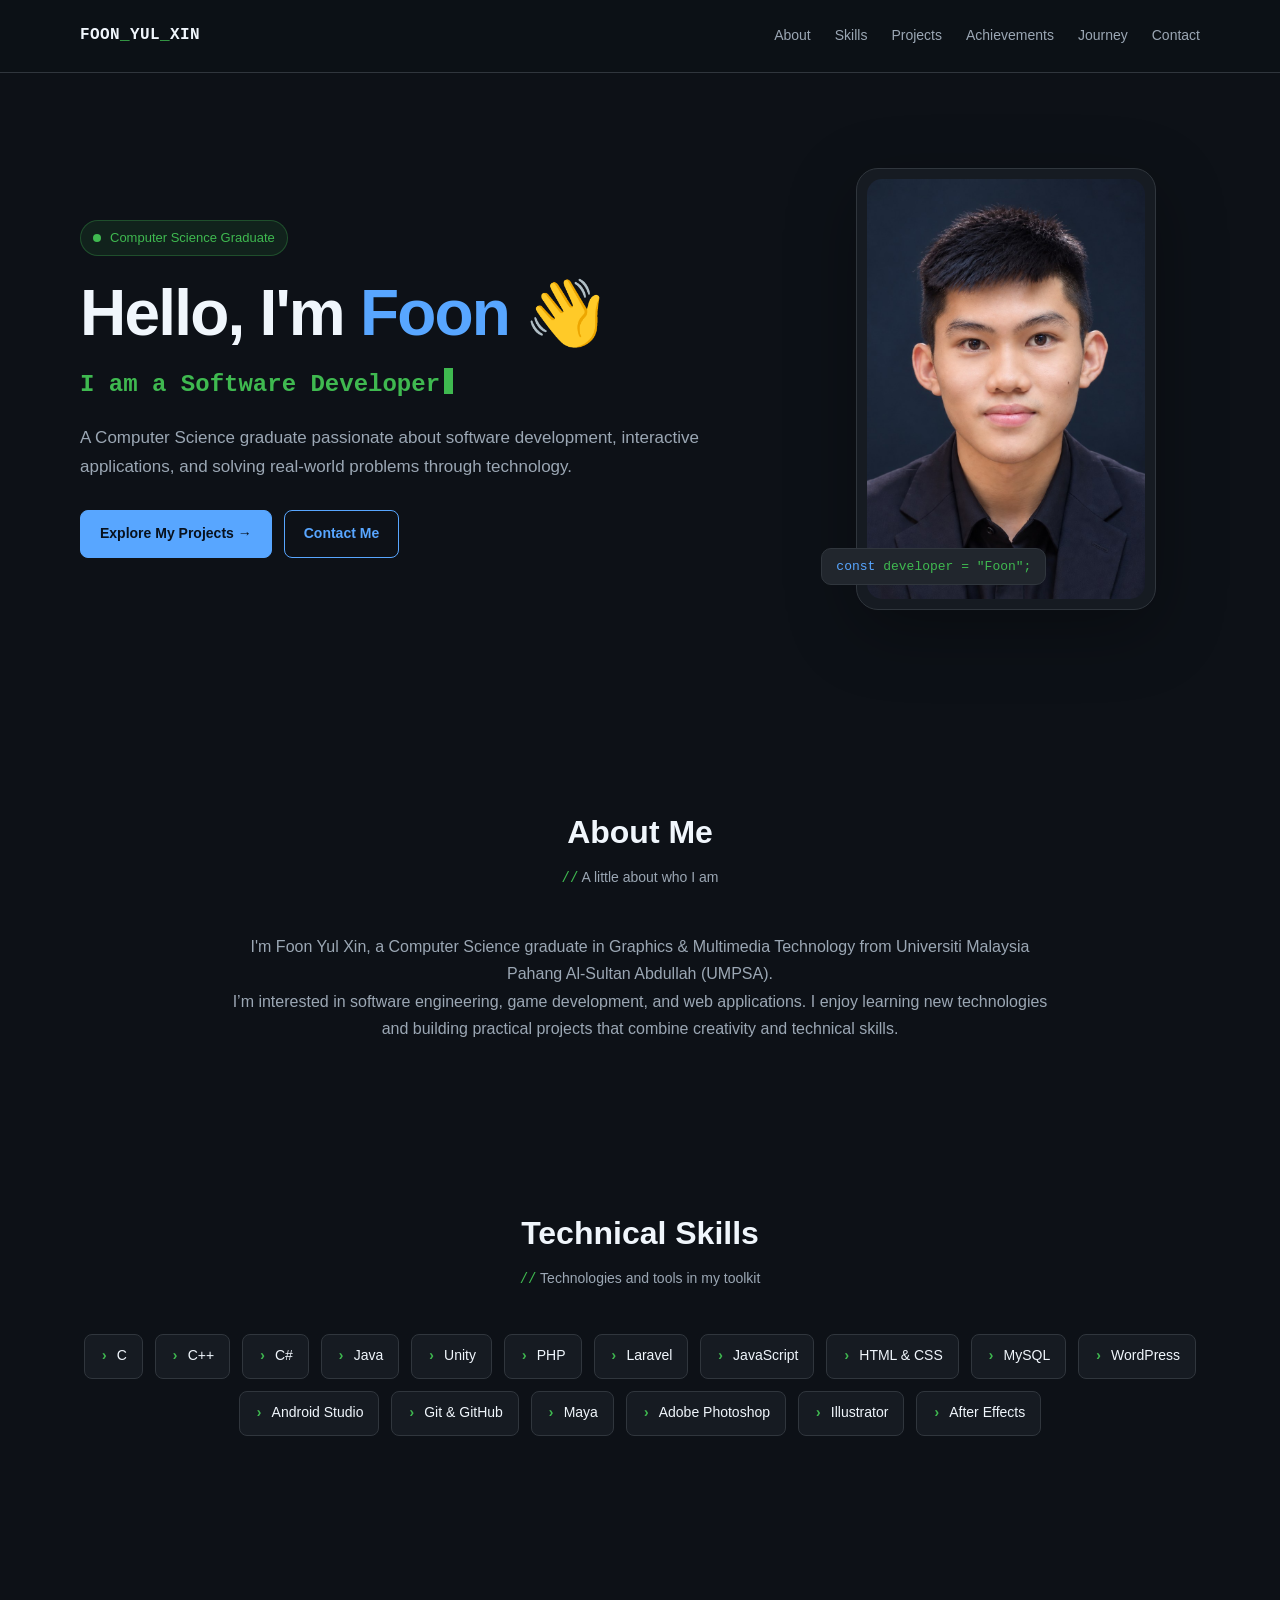
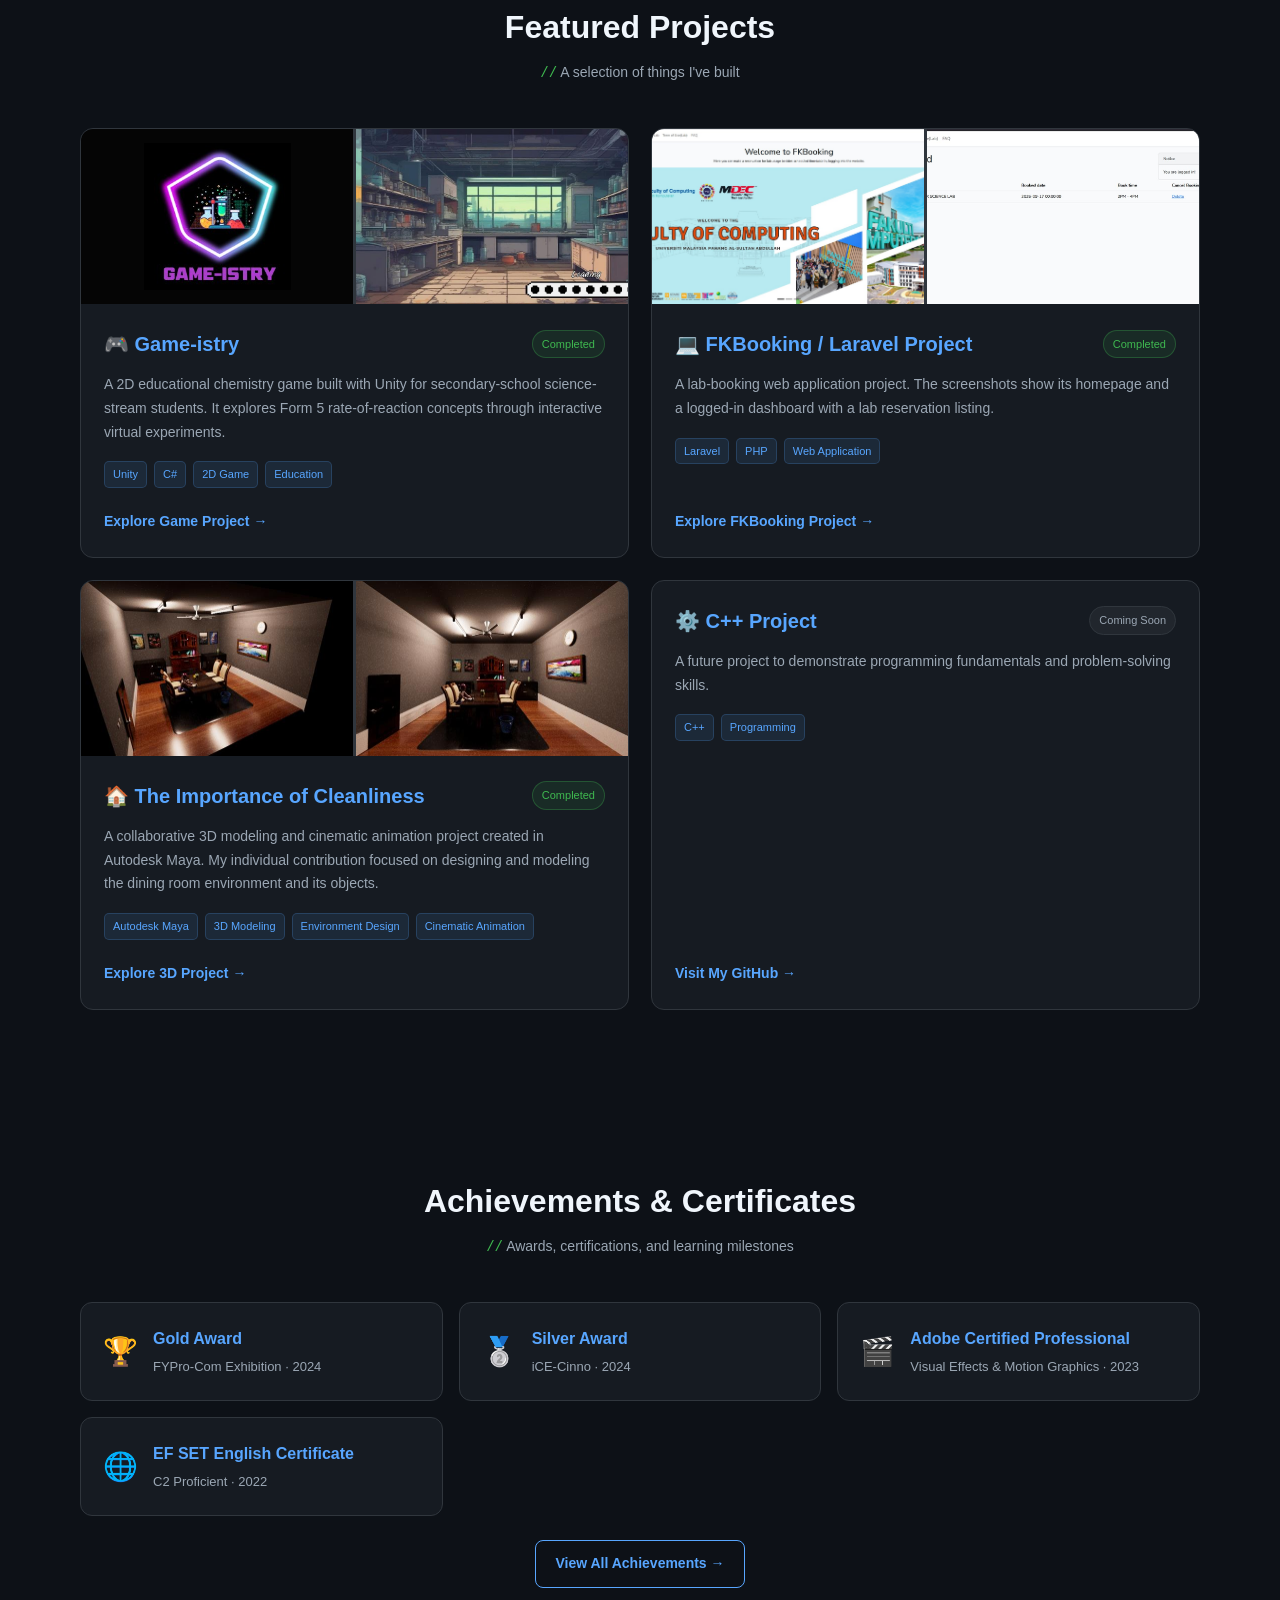
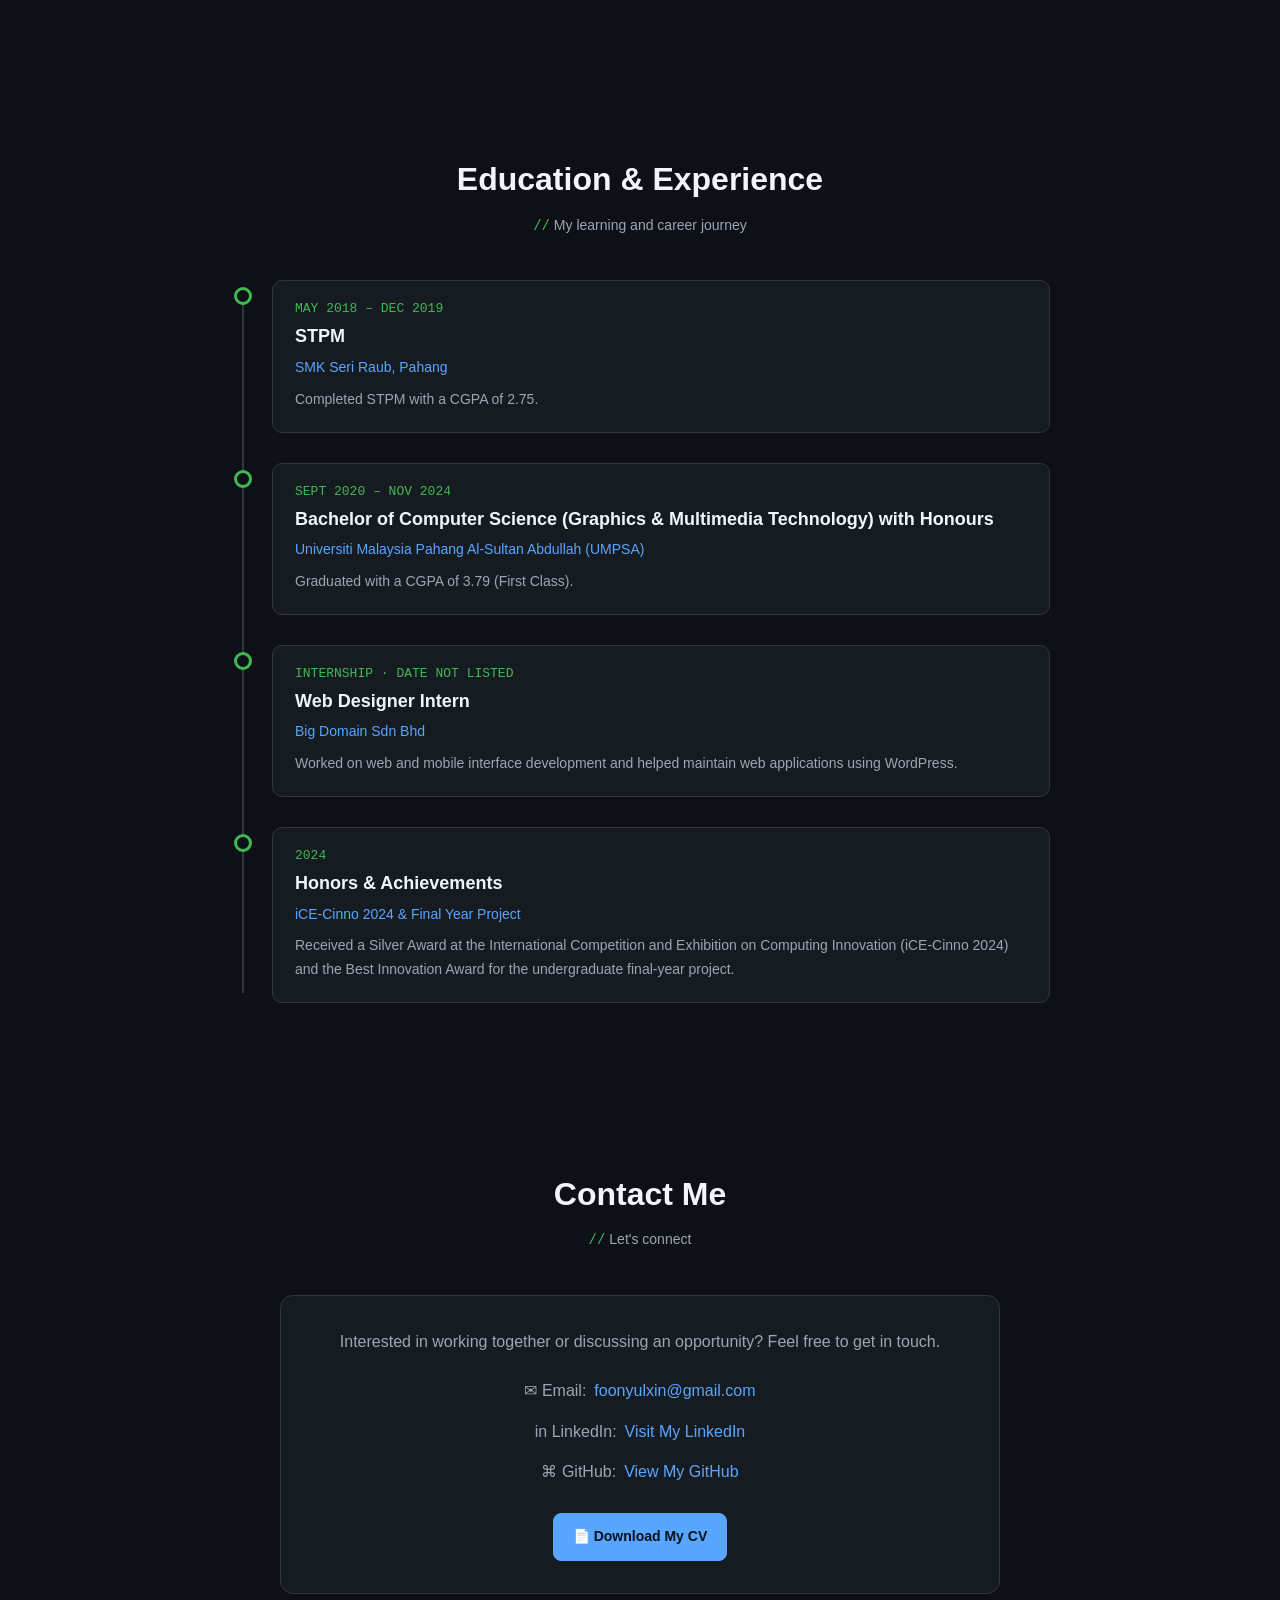
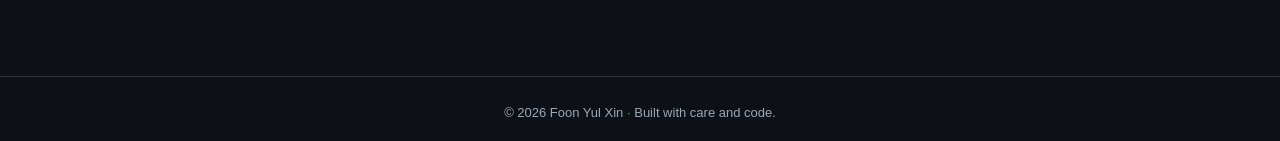
<file: index.html>
<!DOCTYPE html>
<html lang="en">
<head>
  <meta charset="UTF-8">
  <meta name="viewport" content="width=device-width, initial-scale=1.0">
  <meta name="description" content="Foon Yul Xin's portfolio: software development, web applications, and game development projects.">
  <meta name="theme-color" content="#0D1117">
  <title>Foon Yul Xin | Developer Portfolio</title>
  <link rel="stylesheet" href="styles.css">
</head>
<body>
<header>
  <div class="wrap nav">
    <a class="logo" href="#home">FOON<span>_</span>YUL<span>_</span>XIN</a>
    <nav aria-label="Main navigation">
      <a href="#about">About</a><a href="#skills">Skills</a><a href="#projects">Projects</a><a href="achievements.html">Achievements</a><a href="#journey">Journey</a><a href="#contact">Contact</a>
    </nav>
  </div>
</header>

<main>
  <section class="hero" id="home">
    <div class="wrap hero-grid">
      <div>
        <div class="eyebrow"><span class="pulse"></span> Computer Science Graduate</div>
        <h1>Hello, I'm <span class="blue">Foon</span> 👋</h1>
        <div class="role-line">I am a <span id="typedRole">Software Developer</span><span class="cursor" aria-hidden="true"></span></div>
        <p class="intro">A Computer Science graduate passionate about software development, interactive applications, and solving real-world problems through technology.</p>
        <div class="actions">
          <a class="btn" href="#projects">Explore My Projects →</a>
          <a class="btn secondary" href="#contact">Contact Me</a>
        </div>
      </div>
      <div class="portrait-wrap">
        <div class="portrait-frame">
          <img class="portrait" src="assets/profile/profile.png" alt="Professional portrait of Foon Yul Xin" width="800" height="1000">
        </div>
        <div class="portrait-caption"> <span class="code-keyword">const</span> developer = "Foon";</div>
      </div>
    </div>
  </section>

  <section id="about">
    <div class="wrap">
      <div class="section-head"><h2>About Me</h2><p><span>//</span> A little about who I am</p></div>
      <div class="about-box">
        <p>I'm Foon Yul Xin, a Computer Science graduate in Graphics & Multimedia Technology from Universiti Malaysia Pahang Al-Sultan Abdullah (UMPSA).</p>
        <p>I’m interested in software engineering, game development, and web applications. I enjoy learning new technologies and building practical projects that combine creativity and technical skills.</p>
      </div>
    </div>
  </section>

  <section id="skills">
    <div class="wrap">
      <div class="section-head"><h2>Technical Skills</h2><p><span>//</span> Technologies and tools in my toolkit</p></div>
      <div class="skills">
        <span class="skill">C</span><span class="skill">C++</span><span class="skill">C#</span><span class="skill">Java</span>
        <span class="skill">Unity</span><span class="skill">PHP</span><span class="skill">Laravel</span><span class="skill">JavaScript</span>
        <span class="skill">HTML &amp; CSS</span><span class="skill">MySQL</span><span class="skill">WordPress</span>
        <span class="skill">Android Studio</span><span class="skill">Git &amp; GitHub</span><span class="skill">Maya</span>
        <span class="skill">Adobe Photoshop</span><span class="skill">Illustrator</span><span class="skill">After Effects</span>
      </div>
    </div>
  </section>

  <section id="projects">
    <div class="wrap">
      <div class="section-head"><h2>Featured Projects</h2><p><span>//</span> A selection of things I've built</p></div>
      <div class="projects">
        <article class="project">
          <div class="gallery">
            <img class="logo-shot" src="assets/gameistry/gameistry-logo.png" alt="Game-istry project logo" loading="lazy">
            <img src="assets/gameistry/gameistry-lab-environment.jpeg" alt="Gameistry chemistry experiment lab" loading="lazy">
          </div>
          <div class="project-body">
            <div class="project-top"><h3>🎮 Game-istry</h3><span class="badge done">Completed</span></div>
            <p>A 2D educational chemistry game built with Unity for secondary-school science-stream students. It explores Form 5 rate-of-reaction concepts through interactive virtual experiments.</p>
            <div class="tags"><span>Unity</span><span>C#</span><span>2D Game</span><span>Education</span></div>
            <a class="project-link" href="gameistry.html">Explore Game Project →</a>
          </div>
        </article>

        <article class="project">
          <div class="gallery">
            <img src="assets/fkbooking/fkbooking-home.png" alt="FKBooking website homepage" loading="lazy">
            <img src="assets/fkbooking/fkbooking-dashboard.png" alt="FKBooking user dashboard and lab booking table" loading="lazy">
          </div>
          <div class="project-body">
            <div class="project-top"><h3>💻 FKBooking / Laravel Project</h3><span class="badge done">Completed</span></div>
            <p>A lab-booking web application project. The screenshots show its homepage and a logged-in dashboard with a lab reservation listing.</p>
            <div class="tags"><span>Laravel</span><span>PHP</span><span>Web Application</span></div>
            <a class="project-link" href="fkbooking.html">Explore FKBooking Project →</a>
          </div>
        </article>

        <article class="project">
          <div class="gallery">
            <img src="assets/maya/maya-dining-perspective.jpeg" alt="Perspective view of the 3D dining room environment" loading="lazy">
            <img src="assets/maya/maya-dining-front.jpeg" alt="Front view of the 3D dining room environment" loading="lazy">
          </div>
          <div class="project-body">
            <div class="project-top"><h3>🏠 The Importance of Cleanliness</h3><span class="badge done">Completed</span></div>
            <p>A collaborative 3D modeling and cinematic animation project created in Autodesk Maya. My individual contribution focused on designing and modeling the dining room environment and its objects.</p>
            <div class="tags"><span>Autodesk Maya</span><span>3D Modeling</span><span>Environment Design</span><span>Cinematic Animation</span></div>
            <a class="project-link" href="maya.html">Explore 3D Project →</a>
          </div>
        </article>

        <article class="project">
          <div class="project-body">
            <div class="project-top"><h3>⚙️ C++ Project</h3><span class="badge planned">Coming Soon</span></div>
            <p>A future project to demonstrate programming fundamentals and problem-solving skills.</p>
            <div class="tags"><span>C++</span><span>Programming</span></div>
            <a class="project-link" href="https://github.com/foonyx" target="_blank" rel="noopener noreferrer">Visit My GitHub →</a>
          </div>
        </article>
      </div>
    </div>
  </section>

  <section id="achievements-preview">
    <div class="wrap">
      <div class="section-head"><h2>Achievements &amp; Certificates</h2><p><span>//</span> Awards, certifications, and learning milestones</p></div>
      <div class="achievement-preview-grid">
        <article class="achievement-preview-card"><span class="achievement-icon">🏆</span><div><h3>Gold Award</h3><p>FYPro-Com Exhibition · 2024</p></div></article>
        <article class="achievement-preview-card"><span class="achievement-icon">🥈</span><div><h3>Silver Award</h3><p>iCE-Cinno · 2024</p></div></article>
        <article class="achievement-preview-card"><span class="achievement-icon">🎬</span><div><h3>Adobe Certified Professional</h3><p>Visual Effects &amp; Motion Graphics · 2023</p></div></article>
        <article class="achievement-preview-card"><span class="achievement-icon">🌐</span><div><h3>EF SET English Certificate</h3><p>C2 Proficient · 2022</p></div></article>
      </div>
      <div class="achievement-preview-action"><a class="btn secondary" href="achievements.html">View All Achievements →</a></div>
    </div>
  </section>

  <section id="journey">
    <div class="wrap">
      <div class="section-head"><h2>Education &amp; Experience</h2><p><span>//</span> My learning and career journey</p></div>
      <div class="timeline">
        <div class="timeline-item"><span class="timeline-dot"></span><div class="timeline-card">
          <div class="timeline-date">MAY 2018 – DEC 2019</div><h3>STPM</h3><div class="place">SMK Seri Raub, Pahang</div><p>Completed STPM with a CGPA of 2.75.</p>
        </div></div>
        <div class="timeline-item"><span class="timeline-dot"></span><div class="timeline-card">
          <div class="timeline-date">SEPT 2020 – NOV 2024</div><h3>Bachelor of Computer Science (Graphics &amp; Multimedia Technology) with Honours</h3><div class="place">Universiti Malaysia Pahang Al-Sultan Abdullah (UMPSA)</div><p>Graduated with a CGPA of 3.79 (First Class).</p>
        </div></div>
        <div class="timeline-item"><span class="timeline-dot"></span><div class="timeline-card">
          <div class="timeline-date">INTERNSHIP · DATE NOT LISTED</div><h3>Web Designer Intern</h3><div class="place">Big Domain Sdn Bhd</div><p>Worked on web and mobile interface development and helped maintain web applications using WordPress.</p>
        </div></div>
        <div class="timeline-item"><span class="timeline-dot"></span><div class="timeline-card">
          <div class="timeline-date">2024</div><h3>Honors &amp; Achievements</h3><div class="place">iCE-Cinno 2024 &amp; Final Year Project</div><p>Received a Silver Award at the International Competition and Exhibition on Computing Innovation (iCE-Cinno 2024) and the Best Innovation Award for the undergraduate final-year project.</p>
        </div></div>
      </div>
    </div>
  </section>

  <section id="contact">
    <div class="wrap">
      <div class="section-head"><h2>Contact Me</h2><p><span>//</span> Let's connect</p></div>
      <div class="contact-card">
        <p>Interested in working together or discussing an opportunity? Feel free to get in touch.</p>
        <div class="contact-list">
          <p><span class="contact-label">✉ Email:</span><a href="mailto:foonyulxin@gmail.com">foonyulxin@gmail.com</a></p>
          <p><span class="contact-label">in LinkedIn:</span><a href="https://www.linkedin.com/in/foon-yul-xin-049302252/" target="_blank" rel="noopener noreferrer">Visit My LinkedIn</a></p>
          <p><span class="contact-label">⌘ GitHub:</span><a href="https://github.com/foonyx" target="_blank" rel="noopener noreferrer">View My GitHub</a></p>
        </div>
        <a href="Foon-Yul-Xin-CV.pdf" class="btn" download>📄 Download My CV</a>
      </div>
    </div>
  </section>
</main>

<footer><p>© 2026 Foon Yul Xin <span>·</span> Built with care and code.</p></footer>
<button id="topBtn" aria-label="Back to top" title="Back to top">↑</button>

<script src="script.js" defer></script>
</body>
</html>
</file>
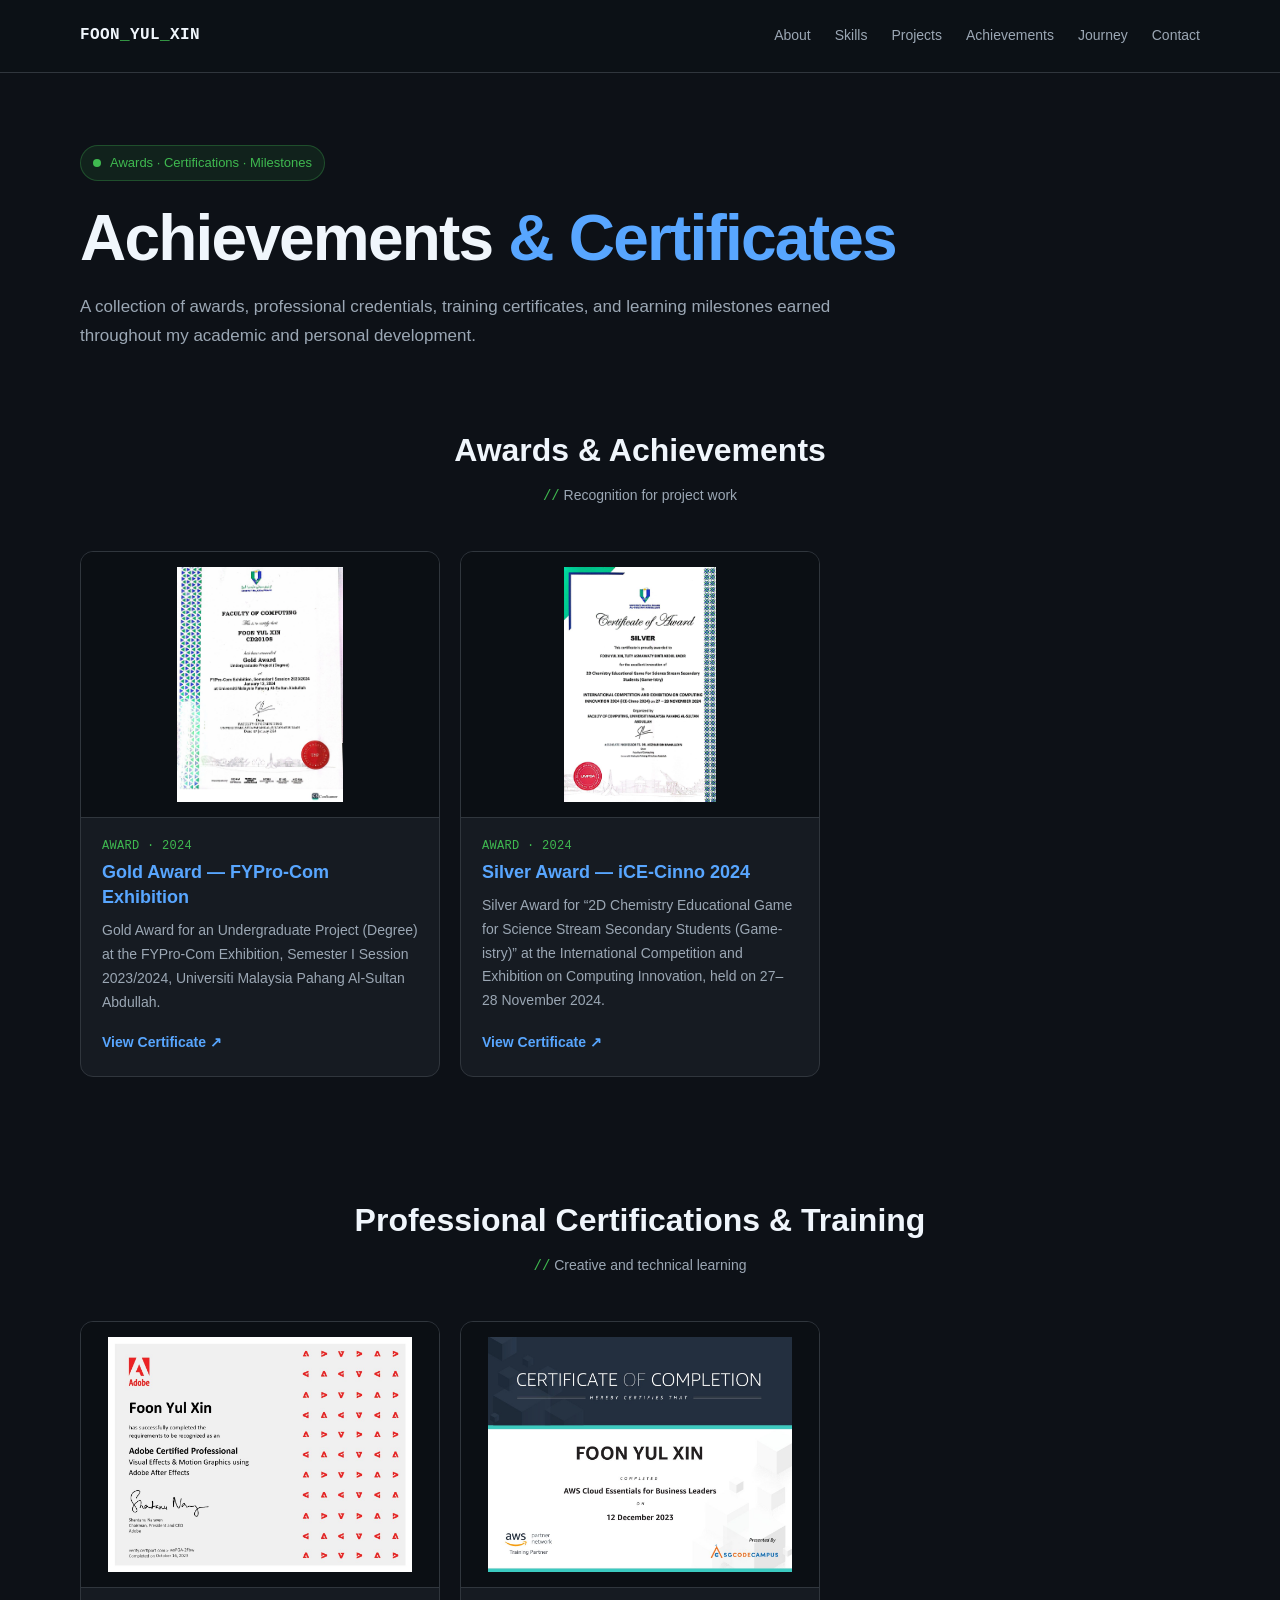
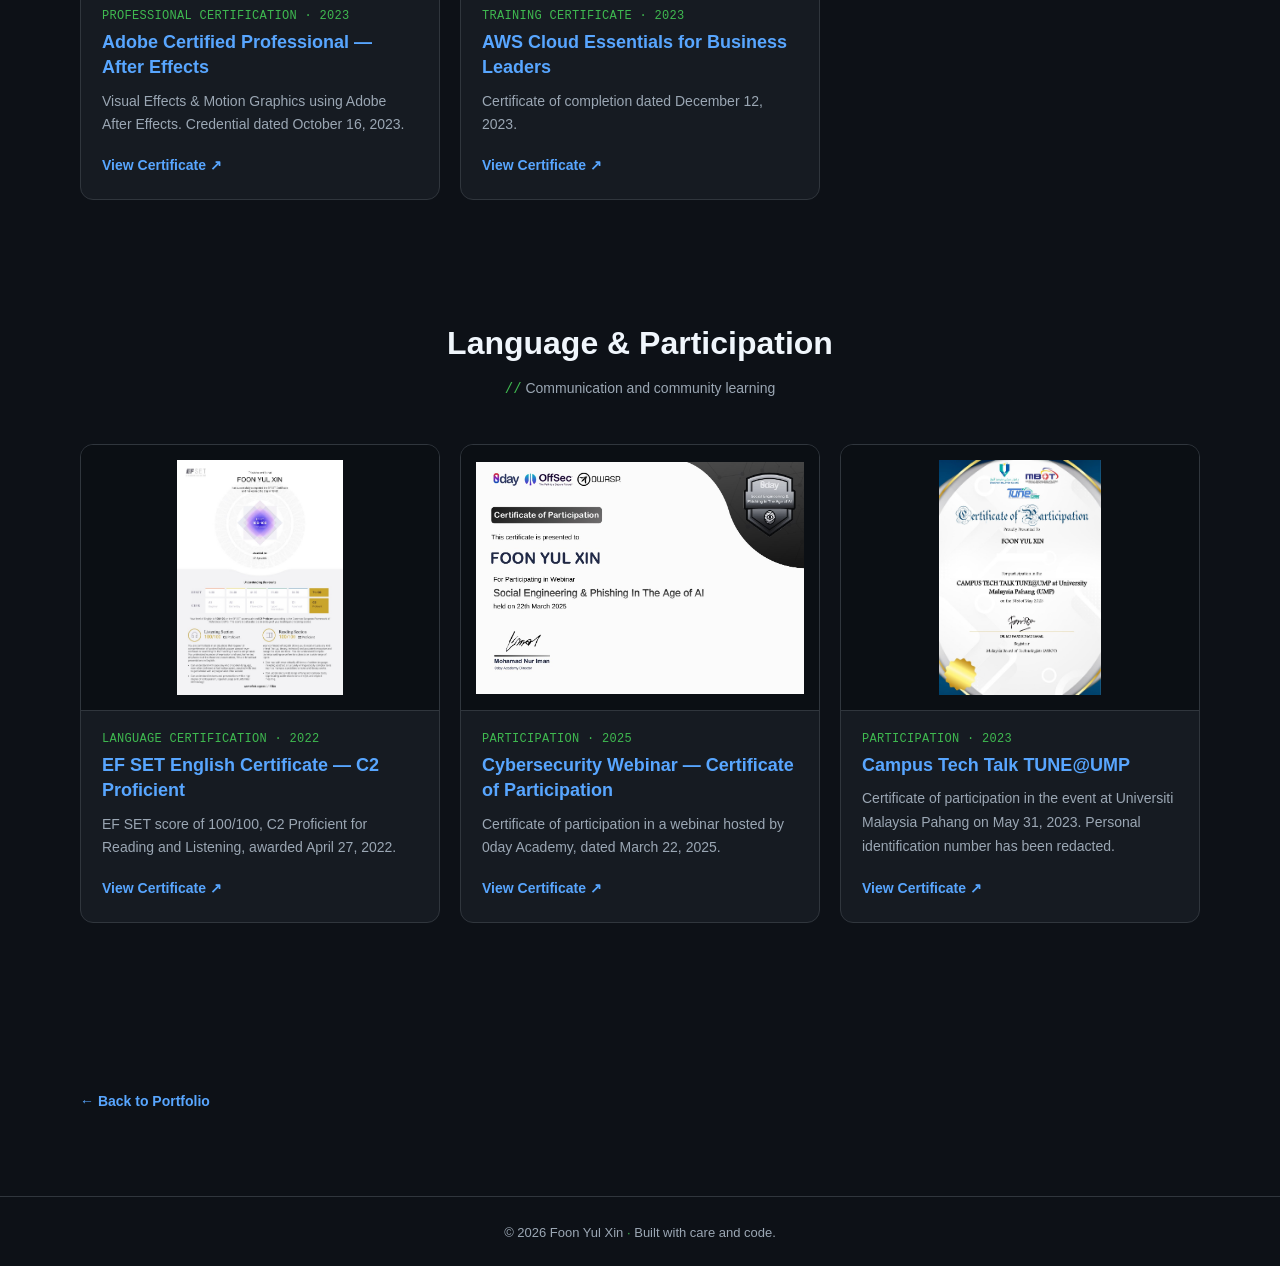
<file: achievements.html>
<!DOCTYPE html>
<html lang="en">
<head>
  <meta charset="UTF-8">
  <meta name="viewport" content="width=device-width, initial-scale=1.0">
  <meta name="description" content="Awards, professional certifications, and learning achievements of Foon Yul Xin.">
  <meta name="theme-color" content="#0D1117">
  <title>Achievements &amp; Certificates | Foon Yul Xin</title>
  <link rel="stylesheet" href="styles.css">
</head>
<body>
<header>
  <div class="wrap nav">
    <a class="logo" href="index.html">FOON<span>_</span>YUL<span>_</span>XIN</a>
    <nav aria-label="Main navigation">
      <a href="index.html#about">About</a><a href="index.html#skills">Skills</a><a href="index.html#projects">Projects</a><a href="achievements.html" aria-current="page">Achievements</a><a href="index.html#journey">Journey</a><a href="index.html#contact">Contact</a>
    </nav>
  </div>
</header>
<main>
  <section class="achievement-hero">
    <div class="wrap">
      <div class="eyebrow"><span class="pulse"></span> Awards · Certifications · Milestones</div>
      <h1>Achievements <span class="blue">&amp; Certificates</span></h1>
      <p class="lead">A collection of awards, professional credentials, training certificates, and learning milestones earned throughout my academic and personal development.</p>
    </div>
  </section>

  <section class="achievement-category">
    <div class="wrap">
      <div class="section-head"><h2>Awards &amp; Achievements</h2><p><span>//</span> Recognition for project work</p></div>
      <div class="certificate-grid">
        <article class="certificate-card">
          <a class="certificate-preview" href="assets/certificates/gold_award_fypro_com.pdf" target="_blank" rel="noopener noreferrer" aria-label="Open Gold Award certificate PDF"><img src="assets/certificates/gold_award_fypro_com.jpg" alt="Preview of Gold Award certificate" loading="lazy"></a>
          <div class="certificate-body"><div class="certificate-kicker">Award · 2024</div><h3>Gold Award — FYPro-Com Exhibition</h3><p>Gold Award for an Undergraduate Project (Degree) at the FYPro-Com Exhibition, Semester I Session 2023/2024, Universiti Malaysia Pahang Al-Sultan Abdullah.</p><div class="certificate-actions"><a href="assets/certificates/gold_award_fypro_com.pdf" target="_blank" rel="noopener noreferrer">View Certificate ↗</a></div></div>
        </article>
        <article class="certificate-card">
          <a class="certificate-preview" href="assets/certificates/ice_cinno_silver_award.jpg" target="_blank" rel="noopener noreferrer" aria-label="Open iCE-Cinno 2024 Silver Award certificate image"><img src="assets/certificates/ice_cinno_silver_award.jpg" alt="Preview of iCE-Cinno 2024 Silver Award certificate for Game-istry" loading="lazy"></a>
          <div class="certificate-body"><div class="certificate-kicker">Award · 2024</div><h3>Silver Award — iCE-Cinno 2024</h3><p>Silver Award for “2D Chemistry Educational Game for Science Stream Secondary Students (Game-istry)” at the International Competition and Exhibition on Computing Innovation, held on 27–28 November 2024.</p><div class="certificate-actions"><a href="assets/certificates/ice_cinno_silver_award.jpg" target="_blank" rel="noopener noreferrer">View Certificate ↗</a></div></div>
        </article>
      </div>
    </div>
  </section>

  <section class="achievement-category">
    <div class="wrap">
      <div class="section-head"><h2>Professional Certifications &amp; Training</h2><p><span>//</span> Creative and technical learning</p></div>
      <div class="certificate-grid">
        <article class="certificate-card"><a class="certificate-preview" href="assets/certificates/adobe_certified_professional.pdf" target="_blank" rel="noopener noreferrer" aria-label="Open Adobe Certified Professional credential"><img src="assets/certificates/adobe_certified_professional.jpg" alt="Preview of Adobe After Effects certification" loading="lazy"></a><div class="certificate-body"><div class="certificate-kicker">Professional Certification · 2023</div><h3>Adobe Certified Professional — After Effects</h3><p>Visual Effects &amp; Motion Graphics using Adobe After Effects. Credential dated October 16, 2023.</p><div class="certificate-actions"><a href="assets/certificates/adobe_certified_professional.pdf" target="_blank" rel="noopener noreferrer">View Certificate ↗</a></div></div></article>
        <article class="certificate-card"><a class="certificate-preview" href="assets/certificates/aws_cloud_essentials.pdf" target="_blank" rel="noopener noreferrer" aria-label="Open AWS Cloud Essentials certificate"><img src="assets/certificates/aws_cloud_essentials.jpg" alt="Preview of AWS Cloud Essentials for Business Leaders certificate" loading="lazy"></a><div class="certificate-body"><div class="certificate-kicker">Training Certificate · 2023</div><h3>AWS Cloud Essentials for Business Leaders</h3><p>Certificate of completion dated December 12, 2023.</p><div class="certificate-actions"><a href="assets/certificates/aws_cloud_essentials.pdf" target="_blank" rel="noopener noreferrer">View Certificate ↗</a></div></div></article>
      </div>
    </div>
  </section>

  <section class="achievement-category">
    <div class="wrap">
      <div class="section-head"><h2>Language &amp; Participation</h2><p><span>//</span> Communication and community learning</p></div>
      <div class="certificate-grid">
        <article class="certificate-card"><a class="certificate-preview" href="assets/certificates/ef_set_english.pdf" target="_blank" rel="noopener noreferrer" aria-label="Open EF SET English certificate"><img src="assets/certificates/ef_set_english.jpg" alt="Preview of EF SET English Certificate" loading="lazy"></a><div class="certificate-body"><div class="certificate-kicker">Language Certification · 2022</div><h3>EF SET English Certificate — C2 Proficient</h3><p>EF SET score of 100/100, C2 Proficient for Reading and Listening, awarded April 27, 2022.</p><div class="certificate-actions"><a href="assets/certificates/ef_set_english.pdf" target="_blank" rel="noopener noreferrer">View Certificate ↗</a></div></div></article>
        <article class="certificate-card"><a class="certificate-preview" href="assets/certificates/cybersecurity_webinar.pdf" target="_blank" rel="noopener noreferrer" aria-label="Open cybersecurity webinar participation certificate"><img src="assets/certificates/cybersecurity_webinar.jpg" alt="Preview of cybersecurity webinar certificate of participation" loading="lazy"></a><div class="certificate-body"><div class="certificate-kicker">Participation · 2025</div><h3>Cybersecurity Webinar — Certificate of Participation</h3><p>Certificate of participation in a webinar hosted by 0day Academy, dated March 22, 2025.</p><div class="certificate-actions"><a href="assets/certificates/cybersecurity_webinar.pdf" target="_blank" rel="noopener noreferrer">View Certificate ↗</a></div></div></article>
        <article class="certificate-card"><a class="certificate-preview" href="assets/certificates/tune_ump_participation_redacted.pdf" target="_blank" rel="noopener noreferrer" aria-label="Open redacted TUNE@UMP participation certificate"><img src="assets/certificates/tune_ump_participation.jpg" alt="Preview of TUNE@UMP certificate of participation with personal ID redacted" loading="lazy"></a><div class="certificate-body"><div class="certificate-kicker">Participation · 2023</div><h3>Campus Tech Talk TUNE@UMP</h3><p>Certificate of participation in the event at Universiti Malaysia Pahang on May 31, 2023. Personal identification number has been redacted.</p><div class="certificate-actions"><a href="assets/certificates/tune_ump_participation_redacted.pdf" target="_blank" rel="noopener noreferrer">View Certificate ↗</a></div></div></article>
      </div>
    </div>
  </section>
  <section><div class="wrap"><a class="project-link" href="index.html">← Back to Portfolio</a></div></section>
</main>
<footer><p>© 2026 Foon Yul Xin <span>·</span> Built with care and code.</p></footer>
</body>
</html>
</file>
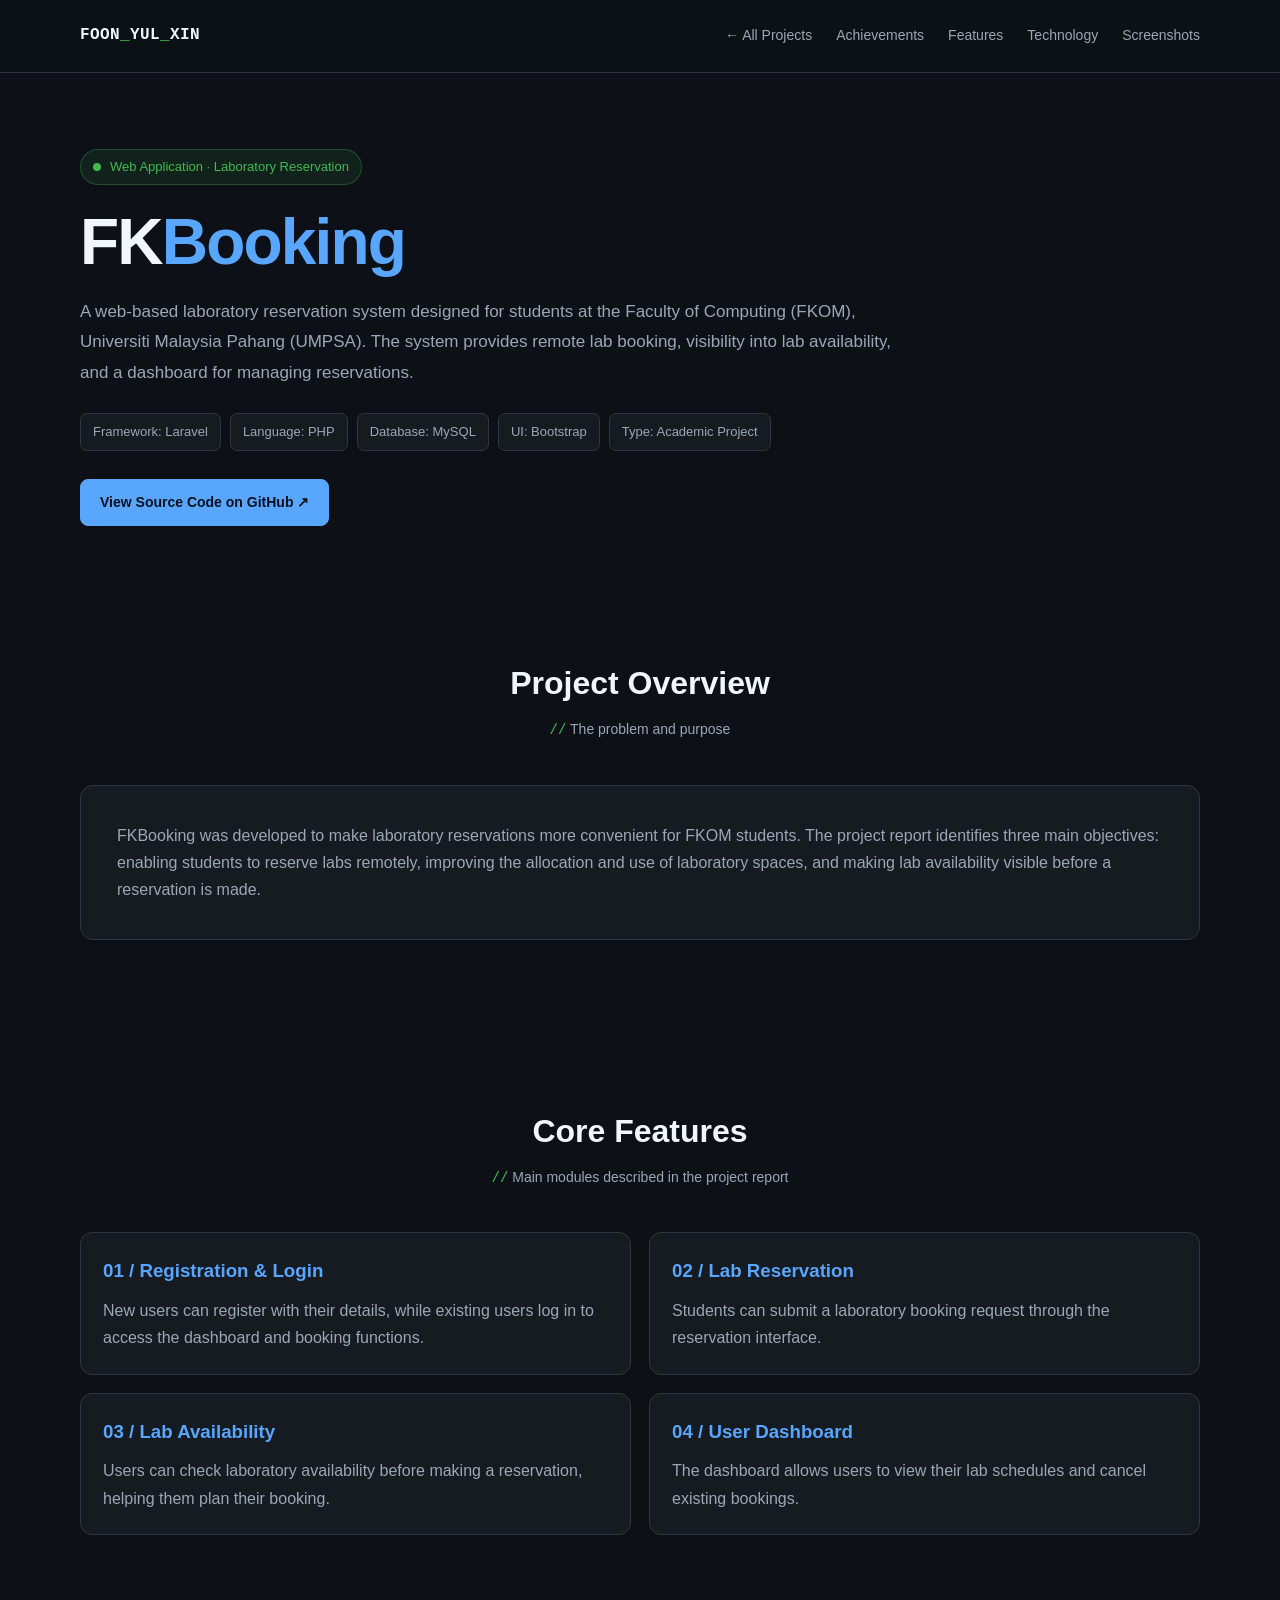
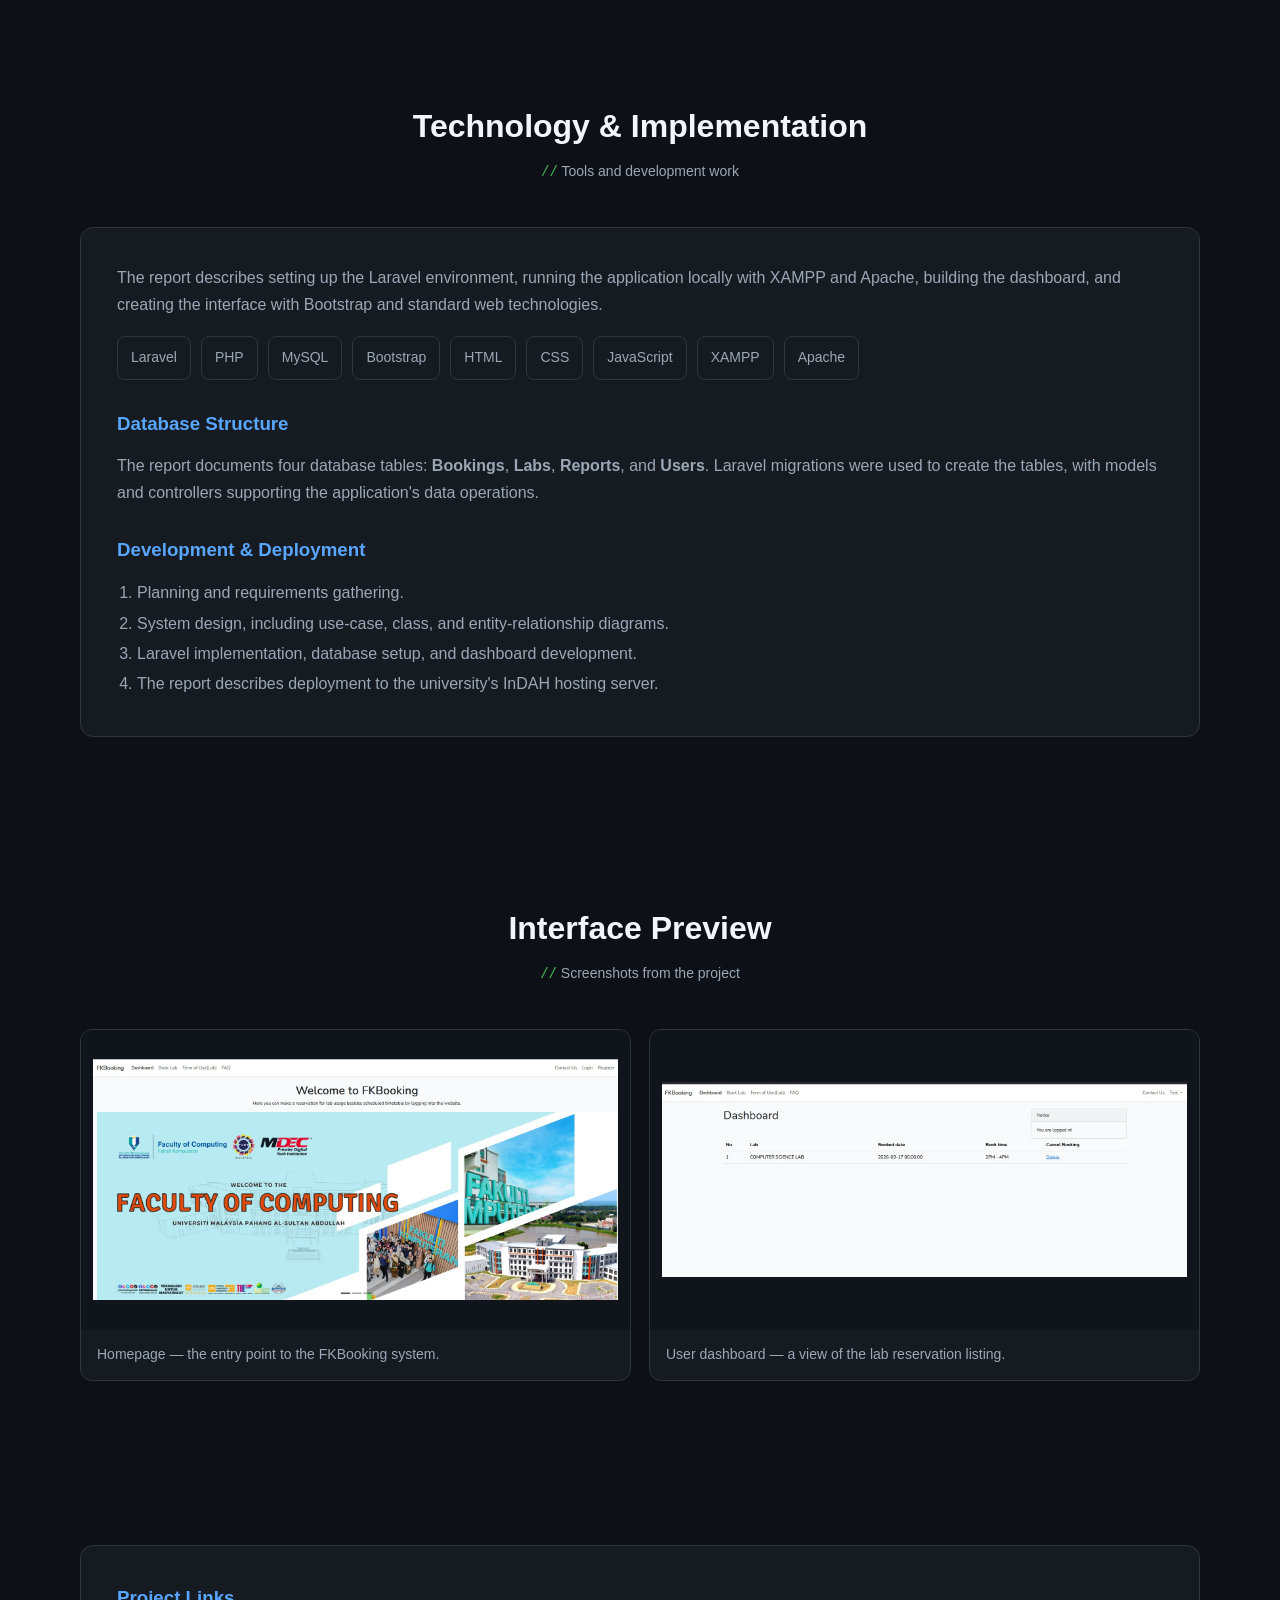
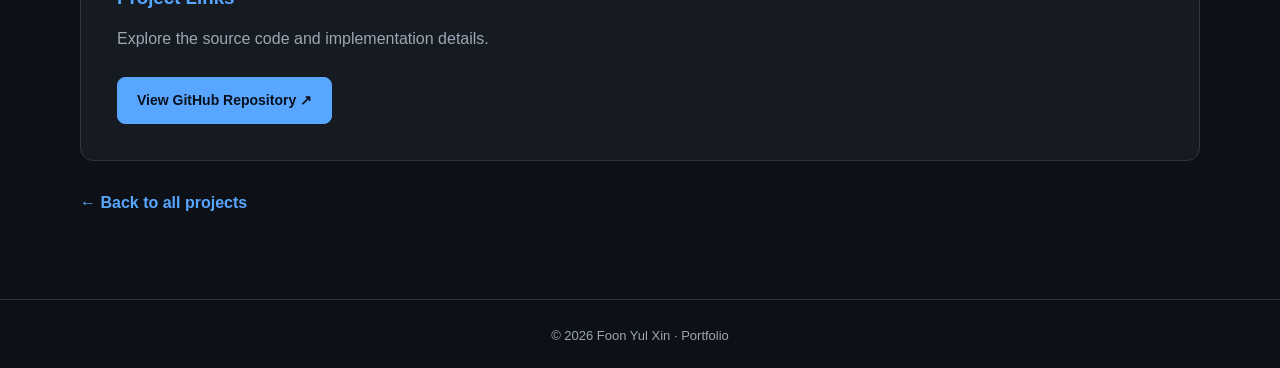
<file: fkbooking.html>
<!DOCTYPE html>
<html lang="en">
<head>
  <meta charset="UTF-8">
  <meta name="viewport" content="width=device-width, initial-scale=1.0">
  <meta name="description" content="FKBooking is a Laravel-based laboratory reservation system project for UMPSA Faculty of Computing students, with lab availability, booking, and dashboard features.">
  <meta name="theme-color" content="#0D1117">
  <title>FKBooking | Foon Yul Xin</title>
  <link rel="stylesheet" href="styles.css">
  <style>
    .project-hero{padding:76px 0 48px}.project-hero h1{max-width:900px}.project-hero .lead{max-width:820px;color:var(--muted);font-size:17px;margin:18px 0 24px;line-height:1.8}
    .project-meta{display:flex;flex-wrap:wrap;gap:9px;margin:22px 0 28px}.project-meta span{color:var(--muted);background:var(--card);border:1px solid var(--border);padding:7px 12px;border-radius:7px;font-size:13px}
    .project-actions{display:flex;flex-wrap:wrap;align-items:center;gap:16px;margin-top:24px}.project-actions .btn{display:inline-flex;align-items:center;justify-content:center}
    .content-panel{background:var(--card);border:1px solid var(--border);border-radius:13px;padding:clamp(22px,4vw,36px)}.content-panel p,.content-panel li{color:var(--muted)}.content-panel h3{color:var(--blue);margin:0 0 12px}
    .feature-grid{display:grid;grid-template-columns:repeat(2,minmax(0,1fr));gap:18px}.feature-card{background:var(--card);border:1px solid var(--border);border-radius:12px;padding:22px}.feature-card h3{margin:0 0 10px;color:var(--blue)}.feature-card p{margin:0;color:var(--muted)}
    .stack-list{display:flex;flex-wrap:wrap;gap:10px;margin-top:18px}.stack-list span{border:1px solid var(--border);background:var(--card);border-radius:8px;padding:9px 13px;color:var(--muted);font-size:14px}
    .screen-gallery{display:grid;grid-template-columns:repeat(2,minmax(0,1fr));gap:18px}.screen-gallery figure{margin:0;overflow:hidden;background:var(--card);border:1px solid var(--border);border-radius:12px}.screen-gallery img{width:100%;height:300px;object-fit:contain;display:block;background:#10151c;padding:12px}.screen-gallery figcaption{padding:13px 16px;color:var(--muted);font-size:14px}
    .flow-list{padding-left:20px;color:var(--muted);line-height:1.9}.back-link{display:inline-flex;margin-top:28px;text-decoration:none;font-weight:700}
    @media(max-width:760px){.feature-grid,.screen-gallery{grid-template-columns:1fr}.screen-gallery img{height:auto;max-height:380px}.project-hero{padding-top:52px}}
  </style>
</head>
<body>
<header><div class="wrap nav">
  <a class="logo" href="index.html">FOON<span>_</span>YUL<span>_</span>XIN</a>
  <nav aria-label="Project navigation"><a href="index.html#projects">← All Projects</a><a href="achievements.html">Achievements</a><a href="#features">Features</a><a href="#technology">Technology</a><a href="#screenshots">Screenshots</a></nav>
</div></header>
<main>
  <section class="project-hero" id="overview"><div class="wrap">
    <div class="eyebrow"><span class="pulse"></span> Web Application · Laboratory Reservation</div>
    <h1>FK<span class="blue">Booking</span></h1>
    <p class="lead">A web-based laboratory reservation system designed for students at the Faculty of Computing (FKOM), Universiti Malaysia Pahang (UMPSA). The system provides remote lab booking, visibility into lab availability, and a dashboard for managing reservations.</p>
    <div class="project-meta"><span>Framework: Laravel</span><span>Language: PHP</span><span>Database: MySQL</span><span>UI: Bootstrap</span><span>Type: Academic Project</span></div>
    <div class="project-actions"><a class="btn" href="https://github.com/foonyx/Laravel-Project" target="_blank" rel="noopener noreferrer">View Source Code on GitHub ↗</a></div>
  </div></section>

  <section class="section"><div class="wrap"><div class="section-head"><h2>Project Overview</h2><p><span>//</span> The problem and purpose</p></div>
    <div class="content-panel"><p>FKBooking was developed to make laboratory reservations more convenient for FKOM students. The project report identifies three main objectives: enabling students to reserve labs remotely, improving the allocation and use of laboratory spaces, and making lab availability visible before a reservation is made.</p></div>
  </div></section>

  <section class="section" id="features"><div class="wrap"><div class="section-head"><h2>Core Features</h2><p><span>//</span> Main modules described in the project report</p></div>
    <div class="feature-grid">
      <article class="feature-card"><h3>01 / Registration & Login</h3><p>New users can register with their details, while existing users log in to access the dashboard and booking functions.</p></article>
      <article class="feature-card"><h3>02 / Lab Reservation</h3><p>Students can submit a laboratory booking request through the reservation interface.</p></article>
      <article class="feature-card"><h3>03 / Lab Availability</h3><p>Users can check laboratory availability before making a reservation, helping them plan their booking.</p></article>
      <article class="feature-card"><h3>04 / User Dashboard</h3><p>The dashboard allows users to view their lab schedules and cancel existing bookings.</p></article>
    </div>
  </div></section>

  <section class="section" id="technology"><div class="wrap"><div class="section-head"><h2>Technology & Implementation</h2><p><span>//</span> Tools and development work</p></div>
    <div class="content-panel"><p>The report describes setting up the Laravel environment, running the application locally with XAMPP and Apache, building the dashboard, and creating the interface with Bootstrap and standard web technologies.</p>
      <div class="stack-list"><span>Laravel</span><span>PHP</span><span>MySQL</span><span>Bootstrap</span><span>HTML</span><span>CSS</span><span>JavaScript</span><span>XAMPP</span><span>Apache</span></div>
      <h3 style="margin-top:28px">Database Structure</h3><p>The report documents four database tables: <strong>Bookings</strong>, <strong>Labs</strong>, <strong>Reports</strong>, and <strong>Users</strong>. Laravel migrations were used to create the tables, with models and controllers supporting the application's data operations.</p>
      <h3 style="margin-top:28px">Development & Deployment</h3><ol class="flow-list"><li>Planning and requirements gathering.</li><li>System design, including use-case, class, and entity-relationship diagrams.</li><li>Laravel implementation, database setup, and dashboard development.</li><li>The report describes deployment to the university's InDAH hosting server.</li></ol>
    </div>
  </div></section>

  <section class="section" id="screenshots"><div class="wrap"><div class="section-head"><h2>Interface Preview</h2><p><span>//</span> Screenshots from the project</p></div>
    <div class="screen-gallery">
      <figure><img src="assets/fkbooking/fkbooking-home.png" alt="FKBooking homepage" loading="lazy"><figcaption>Homepage — the entry point to the FKBooking system.</figcaption></figure>
      <figure><img src="assets/fkbooking/fkbooking-dashboard.png" alt="FKBooking dashboard with lab booking listing" loading="lazy"><figcaption>User dashboard — a view of the lab reservation listing.</figcaption></figure>
    </div>
  </div></section>

  <section class="section"><div class="wrap"><div class="content-panel"><h3>Project Links</h3><p>Explore the source code and implementation details.</p><div class="project-actions"><a class="btn" href="https://github.com/foonyx/Laravel-Project" target="_blank" rel="noopener noreferrer">View GitHub Repository ↗</a></div></div><a class="back-link" href="index.html#projects">← Back to all projects</a></div></section>
</main>
<footer><div class="wrap"><p>© 2026 Foon Yul Xin · Portfolio</p></div></footer>
</body>
</html>
</file>
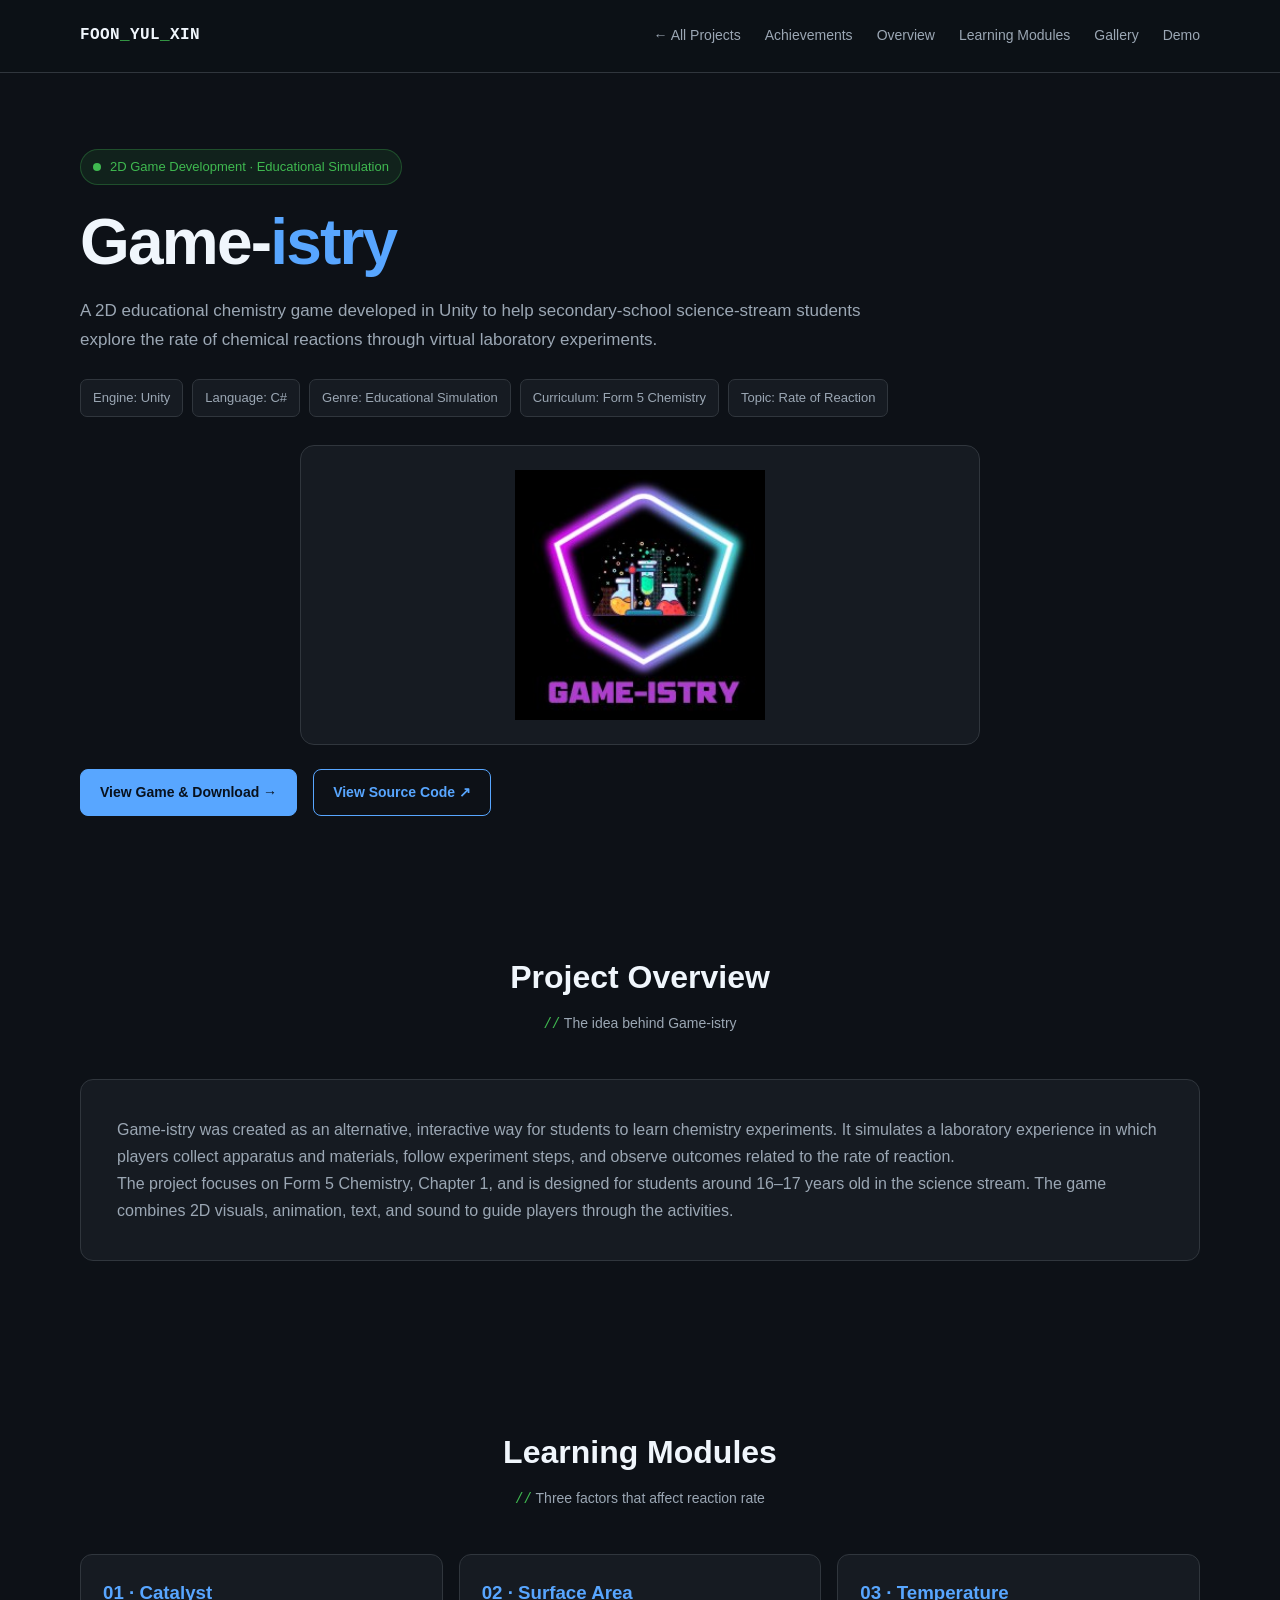
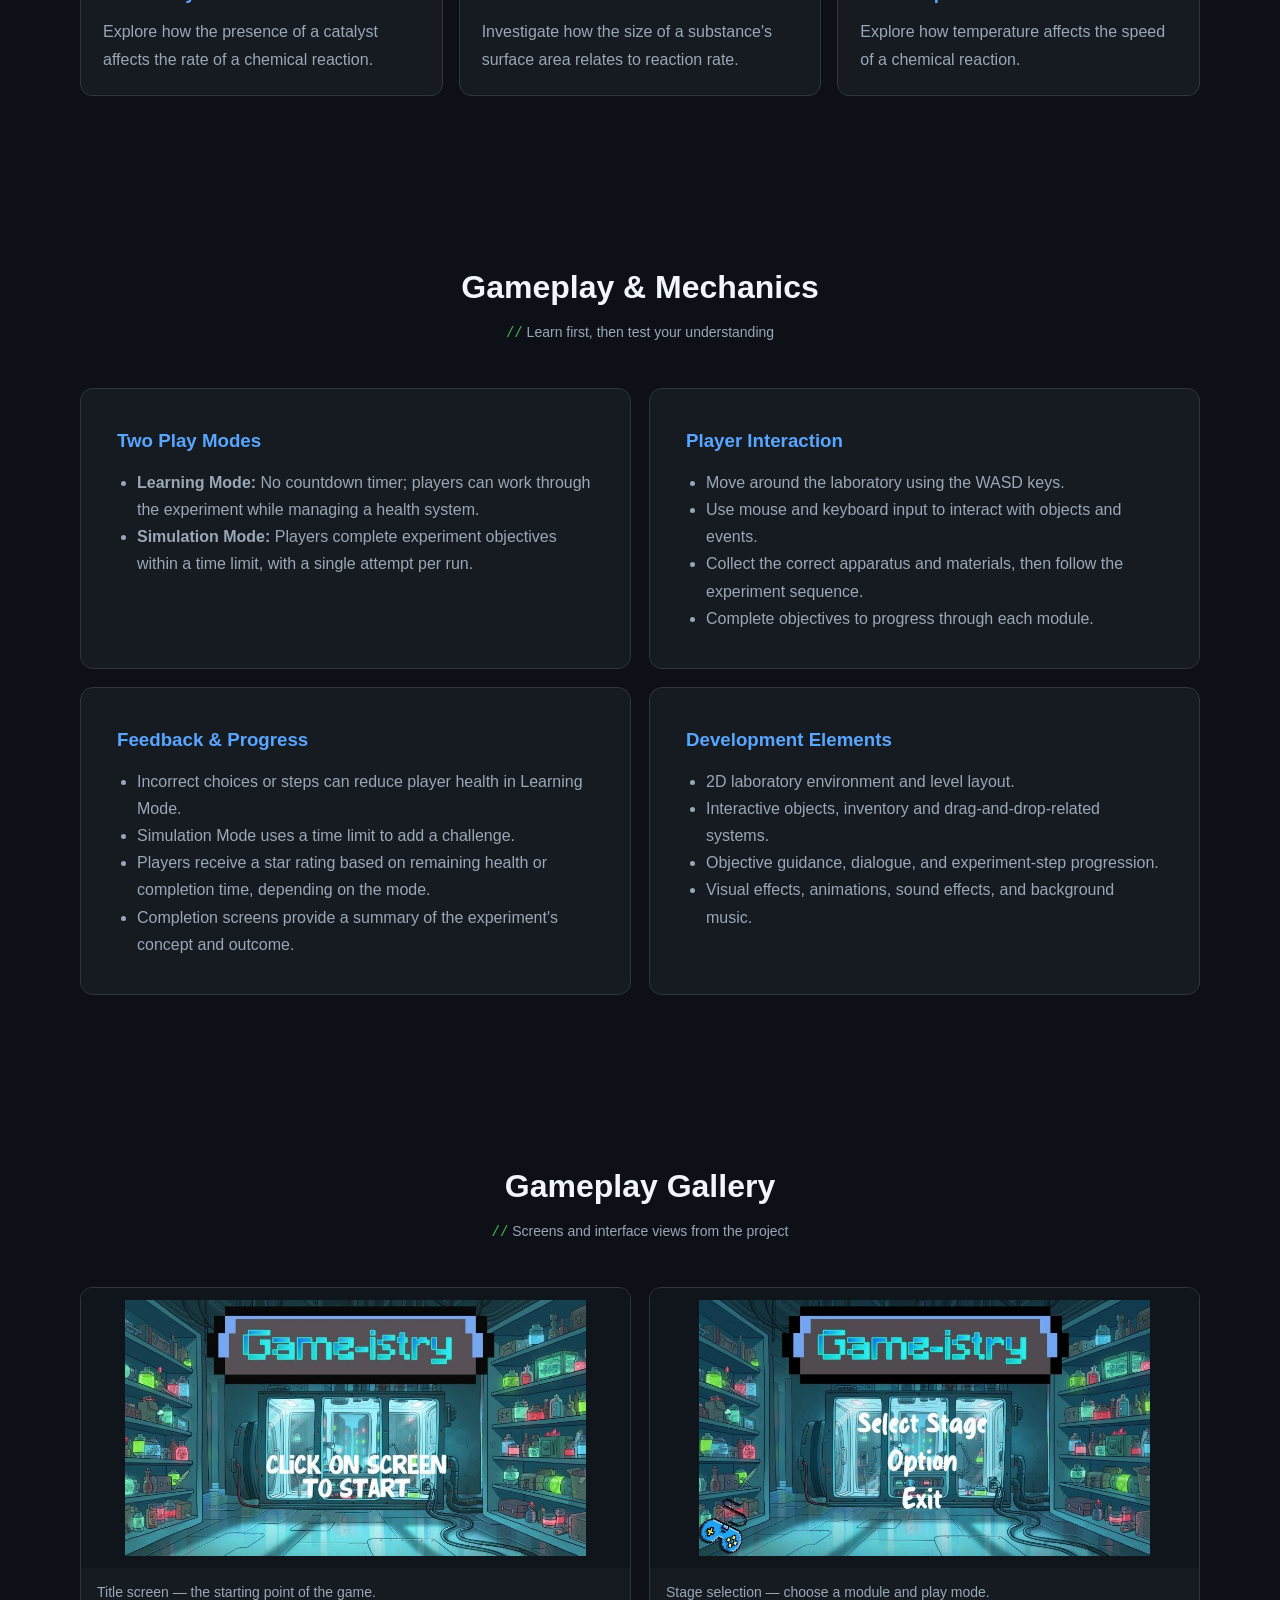
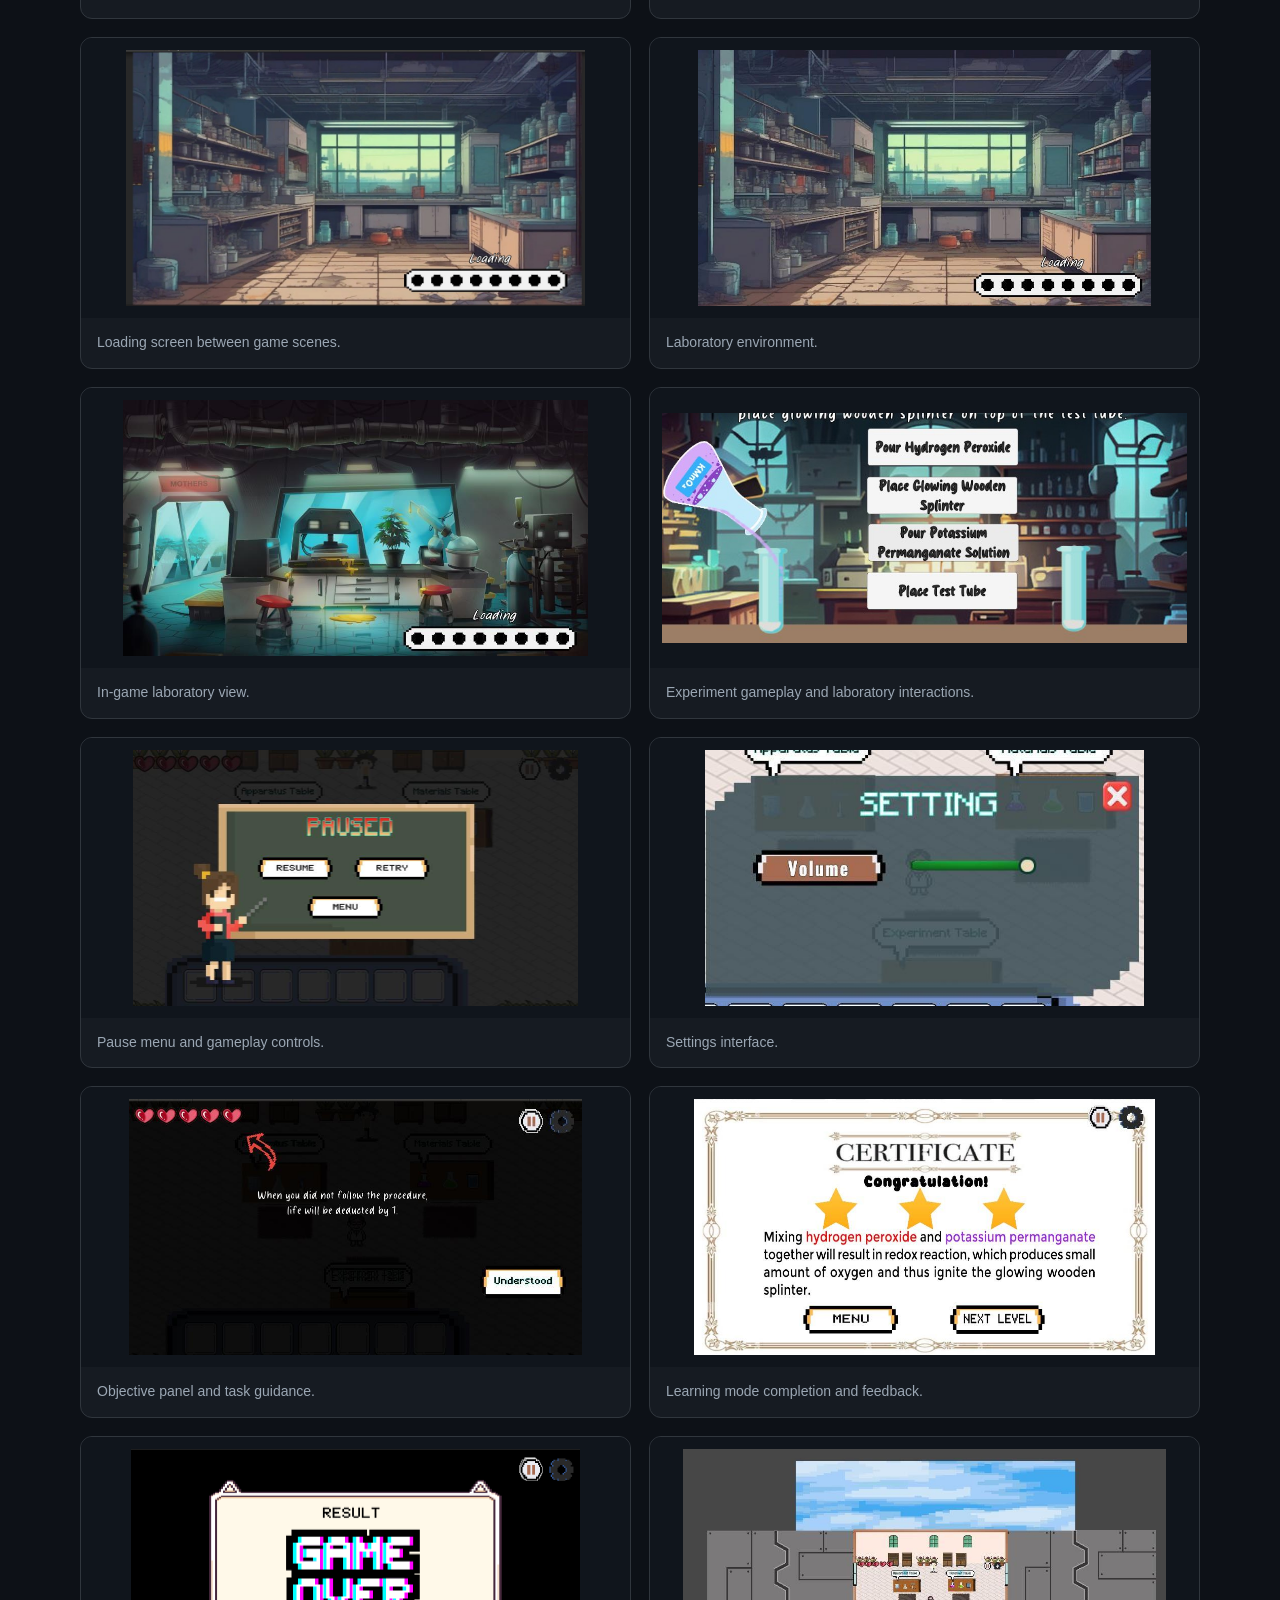
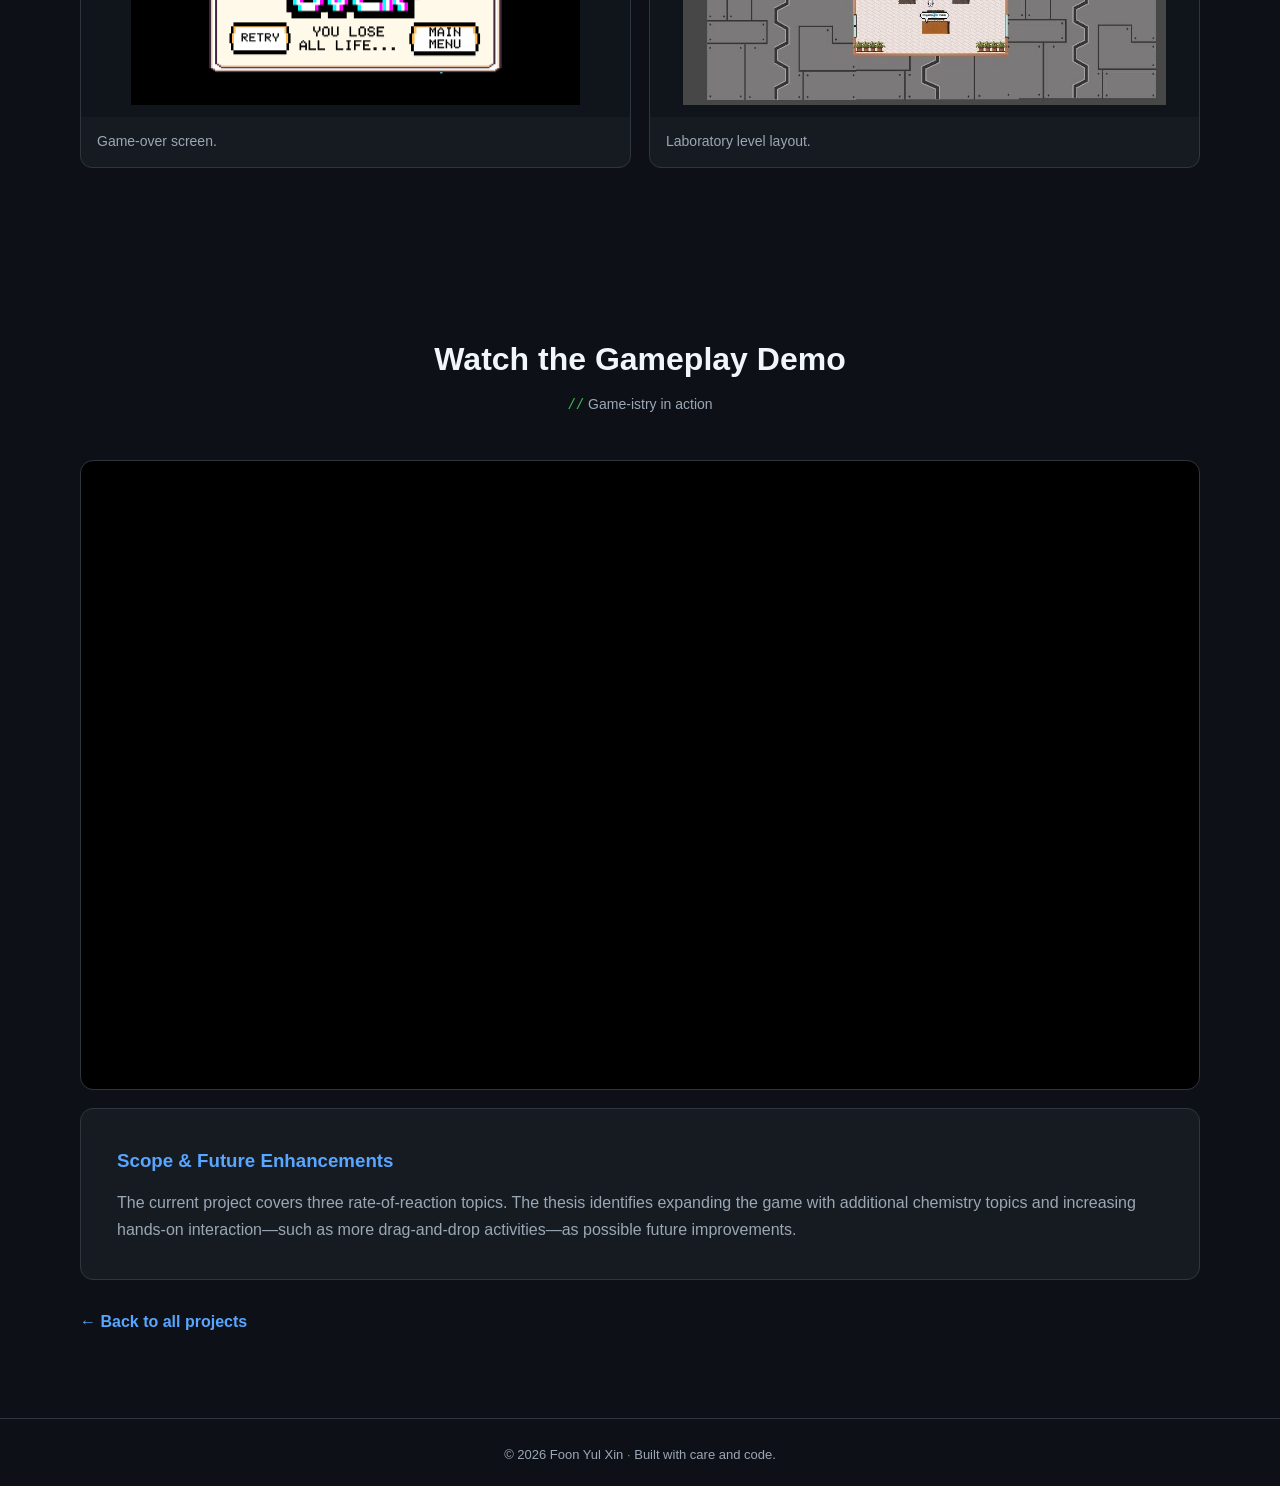
<file: gameistry.html>
<!DOCTYPE html>
<html lang="en">
<head>
  <meta charset="UTF-8">
  <meta name="viewport" content="width=device-width, initial-scale=1.0">
  <meta name="description" content="Game-istry is a Unity 2D educational chemistry game about the rate of reaction, with learning and simulation modes across three experiment modules.">
  <meta name="theme-color" content="#0D1117">
  <title>Game-istry | Foon Yul Xin</title>
  <link rel="stylesheet" href="styles.css">
  <style>
    .project-hero { padding: 76px 0 52px; }
    .project-hero h1 { max-width: 900px; }
    .project-hero .lead { max-width: 790px; color: var(--muted); font-size: 17px; margin: 18px 0 24px; }
    .project-meta { display: flex; flex-wrap: wrap; gap: 9px; margin: 22px 0 28px; }
    .project-meta span { color: var(--muted); background: var(--card); border: 1px solid var(--border); padding: 7px 12px; border-radius: 7px; font-size: 13px; }
    .feature-image { display: block; width: min(100%, 680px); max-height: 300px; object-fit: contain; margin: 0 auto; border: 1px solid var(--border); border-radius: 14px; background: var(--card); padding: 24px; }
    .content-panel { background: var(--card); border: 1px solid var(--border); border-radius: 13px; padding: clamp(22px, 4vw, 36px); }
    .content-panel p, .content-panel li { color: var(--muted); }
    .content-panel h3 { color: var(--blue); margin-bottom: 12px; }
    .detail-grid { display: grid; grid-template-columns: repeat(2, minmax(0, 1fr)); gap: 18px; }
    .detail-grid ul { padding-left: 20px; }
    .module-grid { display:grid; grid-template-columns:repeat(3,minmax(0,1fr)); gap:16px; }
    .module-card { background:var(--card); border:1px solid var(--border); border-radius:12px; padding:22px; }
    .module-card h3 { color:var(--blue); margin:0 0 10px; }
    .module-card p { color:var(--muted); margin:0; }
    .game-gallery { display: grid; grid-template-columns: repeat(2, minmax(0, 1fr)); gap: 18px; }
    .game-gallery figure { margin: 0; overflow: hidden; background: var(--card); border: 1px solid var(--border); border-radius: 12px; }
    .game-gallery img { width: 100%; height: 280px; object-fit: contain; display: block; background: #10151c; padding: 12px; }
    .game-gallery figcaption { padding: 13px 16px; color: var(--muted); font-size: 14px; }
    .video-frame { position: relative; width: 100%; aspect-ratio: 16 / 9; overflow: hidden; border-radius: 13px; border: 1px solid var(--border); background: #000; }
    .video-frame iframe { position: absolute; inset: 0; width: 100%; height: 100%; border: 0; }
    .project-actions { display: flex; flex-wrap: wrap; align-items: center; gap: 16px; margin-top: 24px; }
    .project-actions .btn { display: inline-flex; align-items: center; justify-content: center; }
    .back-link { display: inline-flex; margin-top: 28px; text-decoration: none; font-weight: 700; }
    @media (max-width: 760px) { .detail-grid, .game-gallery, .module-grid { grid-template-columns: 1fr; } .game-gallery img { height: auto; max-height: 350px; } .project-hero { padding-top: 52px; } }
  </style>
</head>
<body>
<header>
  <div class="wrap nav">
    <a class="logo" href="index.html">FOON<span>_</span>YUL<span>_</span>XIN</a>
    <nav aria-label="Project navigation">
      <a href="index.html#projects">← All Projects</a><a href="achievements.html">Achievements</a>
      <a href="#overview">Overview</a>
      <a href="#modules">Learning Modules</a>
      <a href="#gallery">Gallery</a>
      <a href="#demo">Demo</a>
    </nav>
  </div>
</header>
<main>
  <section class="project-hero" id="overview">
    <div class="wrap">
      <div class="eyebrow"><span class="pulse"></span> 2D Game Development · Educational Simulation</div>
      <h1>Game-<span class="blue">istry</span></h1>
      <p class="lead">A 2D educational chemistry game developed in Unity to help secondary-school science-stream students explore the rate of chemical reactions through virtual laboratory experiments.</p>
      <div class="project-meta">
        <span>Engine: Unity</span><span>Language: C#</span><span>Genre: Educational Simulation</span><span>Curriculum: Form 5 Chemistry</span><span>Topic: Rate of Reaction</span>
      </div>
      <img class="feature-image" src="assets/gameistry/gameistry-logo.png" alt="Game-istry educational chemistry game logo">
      <div class="project-actions">
        <a class="btn" href="https://github.com/foonyx/Gameistry/releases/latest" target="_blank" rel="noopener noreferrer">View Game &amp; Download →</a>
        <a class="btn secondary" href="https://github.com/foonyx/Gameistry" target="_blank" rel="noopener noreferrer">View Source Code ↗</a>
      </div>
    </div>
  </section>

  <section>
    <div class="wrap">
      <div class="section-head"><h2>Project Overview</h2><p><span>//</span> The idea behind Game-istry</p></div>
      <div class="content-panel">
        <p>Game-istry was created as an alternative, interactive way for students to learn chemistry experiments. It simulates a laboratory experience in which players collect apparatus and materials, follow experiment steps, and observe outcomes related to the rate of reaction.</p>
        <p>The project focuses on Form 5 Chemistry, Chapter 1, and is designed for students around 16–17 years old in the science stream. The game combines 2D visuals, animation, text, and sound to guide players through the activities.</p>
      </div>
    </div>
  </section>

  <section id="modules">
    <div class="wrap">
      <div class="section-head"><h2>Learning Modules</h2><p><span>//</span> Three factors that affect reaction rate</p></div>
      <div class="module-grid">
        <article class="module-card"><h3>01 · Catalyst</h3><p>Explore how the presence of a catalyst affects the rate of a chemical reaction.</p></article>
        <article class="module-card"><h3>02 · Surface Area</h3><p>Investigate how the size of a substance's surface area relates to reaction rate.</p></article>
        <article class="module-card"><h3>03 · Temperature</h3><p>Explore how temperature affects the speed of a chemical reaction.</p></article>
      </div>
    </div>
  </section>

  <section>
    <div class="wrap">
      <div class="section-head"><h2>Gameplay &amp; Mechanics</h2><p><span>//</span> Learn first, then test your understanding</p></div>
      <div class="detail-grid">
        <div class="content-panel"><h3>Two Play Modes</h3><ul>
          <li><strong>Learning Mode:</strong> No countdown timer; players can work through the experiment while managing a health system.</li>
          <li><strong>Simulation Mode:</strong> Players complete experiment objectives within a time limit, with a single attempt per run.</li>
        </ul></div>
        <div class="content-panel"><h3>Player Interaction</h3><ul>
          <li>Move around the laboratory using the WASD keys.</li>
          <li>Use mouse and keyboard input to interact with objects and events.</li>
          <li>Collect the correct apparatus and materials, then follow the experiment sequence.</li>
          <li>Complete objectives to progress through each module.</li>
        </ul></div>
        <div class="content-panel"><h3>Feedback &amp; Progress</h3><ul>
          <li>Incorrect choices or steps can reduce player health in Learning Mode.</li>
          <li>Simulation Mode uses a time limit to add a challenge.</li>
          <li>Players receive a star rating based on remaining health or completion time, depending on the mode.</li>
          <li>Completion screens provide a summary of the experiment's concept and outcome.</li>
        </ul></div>
        <div class="content-panel"><h3>Development Elements</h3><ul>
          <li>2D laboratory environment and level layout.</li>
          <li>Interactive objects, inventory and drag-and-drop-related systems.</li>
          <li>Objective guidance, dialogue, and experiment-step progression.</li>
          <li>Visual effects, animations, sound effects, and background music.</li>
        </ul></div>
      </div>
    </div>
  </section>

  <section id="gallery">
    <div class="wrap">
      <div class="section-head"><h2>Gameplay Gallery</h2><p><span>//</span> Screens and interface views from the project</p></div>
      <div class="game-gallery">
        <figure><img src="assets/gameistry/gameistry-title-screen.jpeg" alt="Game-istry title screen" loading="lazy"><figcaption>Title screen — the starting point of the game.</figcaption></figure>
        <figure><img src="assets/gameistry/gameistry-stage-selection.jpeg" alt="Stage selection screen with game modes and modules" loading="lazy"><figcaption>Stage selection — choose a module and play mode.</figcaption></figure>
        <figure><img src="assets/gameistry/gameistry-loading.png" alt="Game-istry loading screen" loading="lazy"><figcaption>Loading screen between game scenes.</figcaption></figure>
        <figure><img src="assets/gameistry/gameistry-lab-environment.jpeg" alt="Laboratory room environment in Game-istry" loading="lazy"><figcaption>Laboratory environment.</figcaption></figure>
        <figure><img src="assets/gameistry/gameistry-lab-gameplay.jpeg" alt="Gameplay view inside the chemistry laboratory" loading="lazy"><figcaption>In-game laboratory view.</figcaption></figure>
        <figure><img src="assets/gameistry/gameistry-gameplay.png" alt="Game-istry chemistry experiment gameplay" loading="lazy"><figcaption>Experiment gameplay and laboratory interactions.</figcaption></figure>
        <figure><img src="assets/gameistry/gameistry-pause-menu.jpeg" alt="Pause menu in Game-istry" loading="lazy"><figcaption>Pause menu and gameplay controls.</figcaption></figure>
        <figure><img src="assets/gameistry/gameistry-settings-screen.jpeg" alt="Game-istry settings screen" loading="lazy"><figcaption>Settings interface.</figcaption></figure>
        <figure><img src="assets/gameistry/gameistry-objective-ui.jpeg" alt="Objective interface during gameplay" loading="lazy"><figcaption>Objective panel and task guidance.</figcaption></figure>
        <figure><img src="assets/gameistry/gameistry-completion-learning.jpeg" alt="Learning mode completion screen" loading="lazy"><figcaption>Learning mode completion and feedback.</figcaption></figure>
        <figure><img src="assets/gameistry/gameistry-game-over.jpeg" alt="Game over screen" loading="lazy"><figcaption>Game-over screen.</figcaption></figure>
        <figure><img src="assets/gameistry/gameistry-level-design.jpeg" alt="Top-down level design of the game laboratory" loading="lazy"><figcaption>Laboratory level layout.</figcaption></figure>
      </div>
    </div>
  </section>

  <section id="demo">
    <div class="wrap">
      <div class="section-head"><h2>Watch the Gameplay Demo</h2><p><span>//</span> Game-istry in action</p></div>
      <div class="video-frame"><iframe src="https://www.youtube-nocookie.com/embed/MVEx8UYTfno" title="Game-istry gameplay demo" loading="lazy" allow="accelerometer; autoplay; clipboard-write; encrypted-media; gyroscope; picture-in-picture; web-share" referrerpolicy="strict-origin-when-cross-origin" allowfullscreen></iframe></div>
      <div class="content-panel" style="margin-top:18px"><h3>Scope &amp; Future Enhancements</h3><p>The current project covers three rate-of-reaction topics. The thesis identifies expanding the game with additional chemistry topics and increasing hands-on interaction—such as more drag-and-drop activities—as possible future improvements.</p></div>
      <a class="back-link" href="index.html#projects">← Back to all projects</a>
    </div>
  </section>
</main>
<footer><p>© 2026 Foon Yul Xin <span>·</span> Built with care and code.</p></footer>
</body>
</html>
</file>
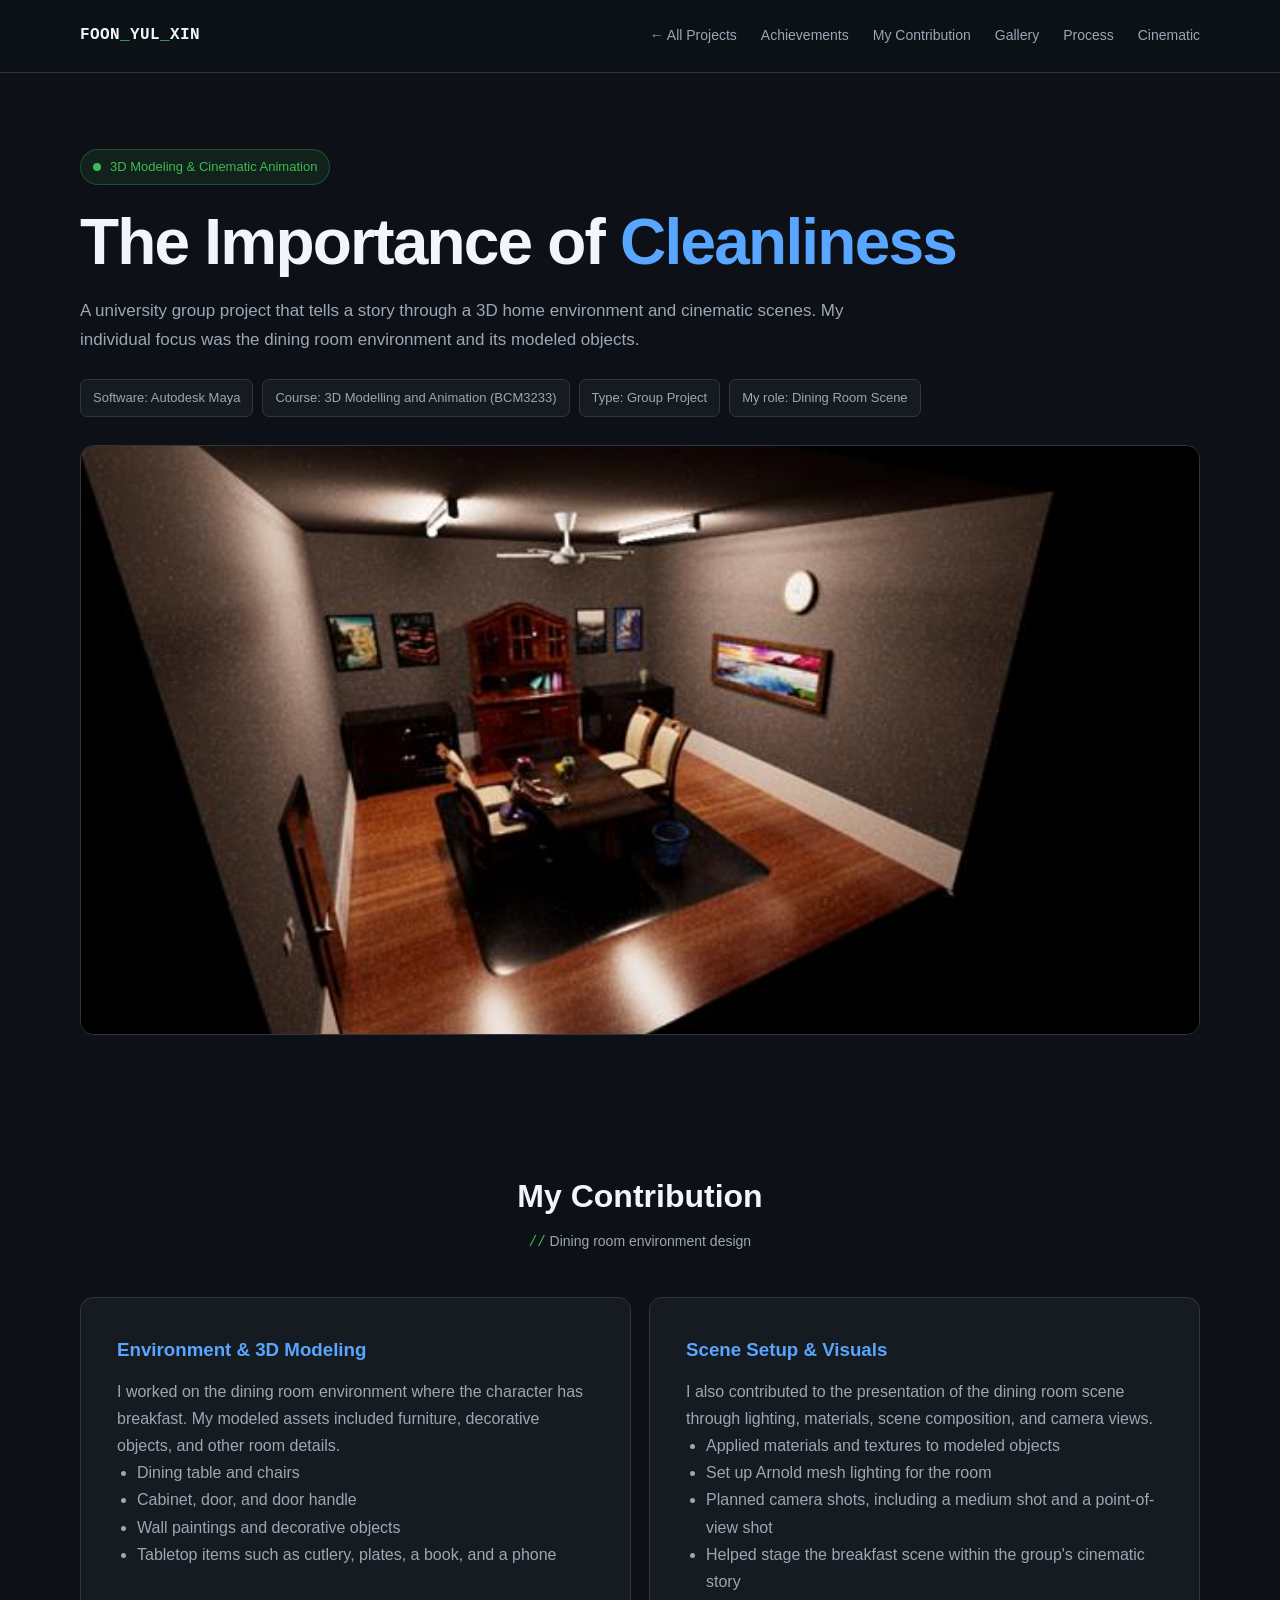
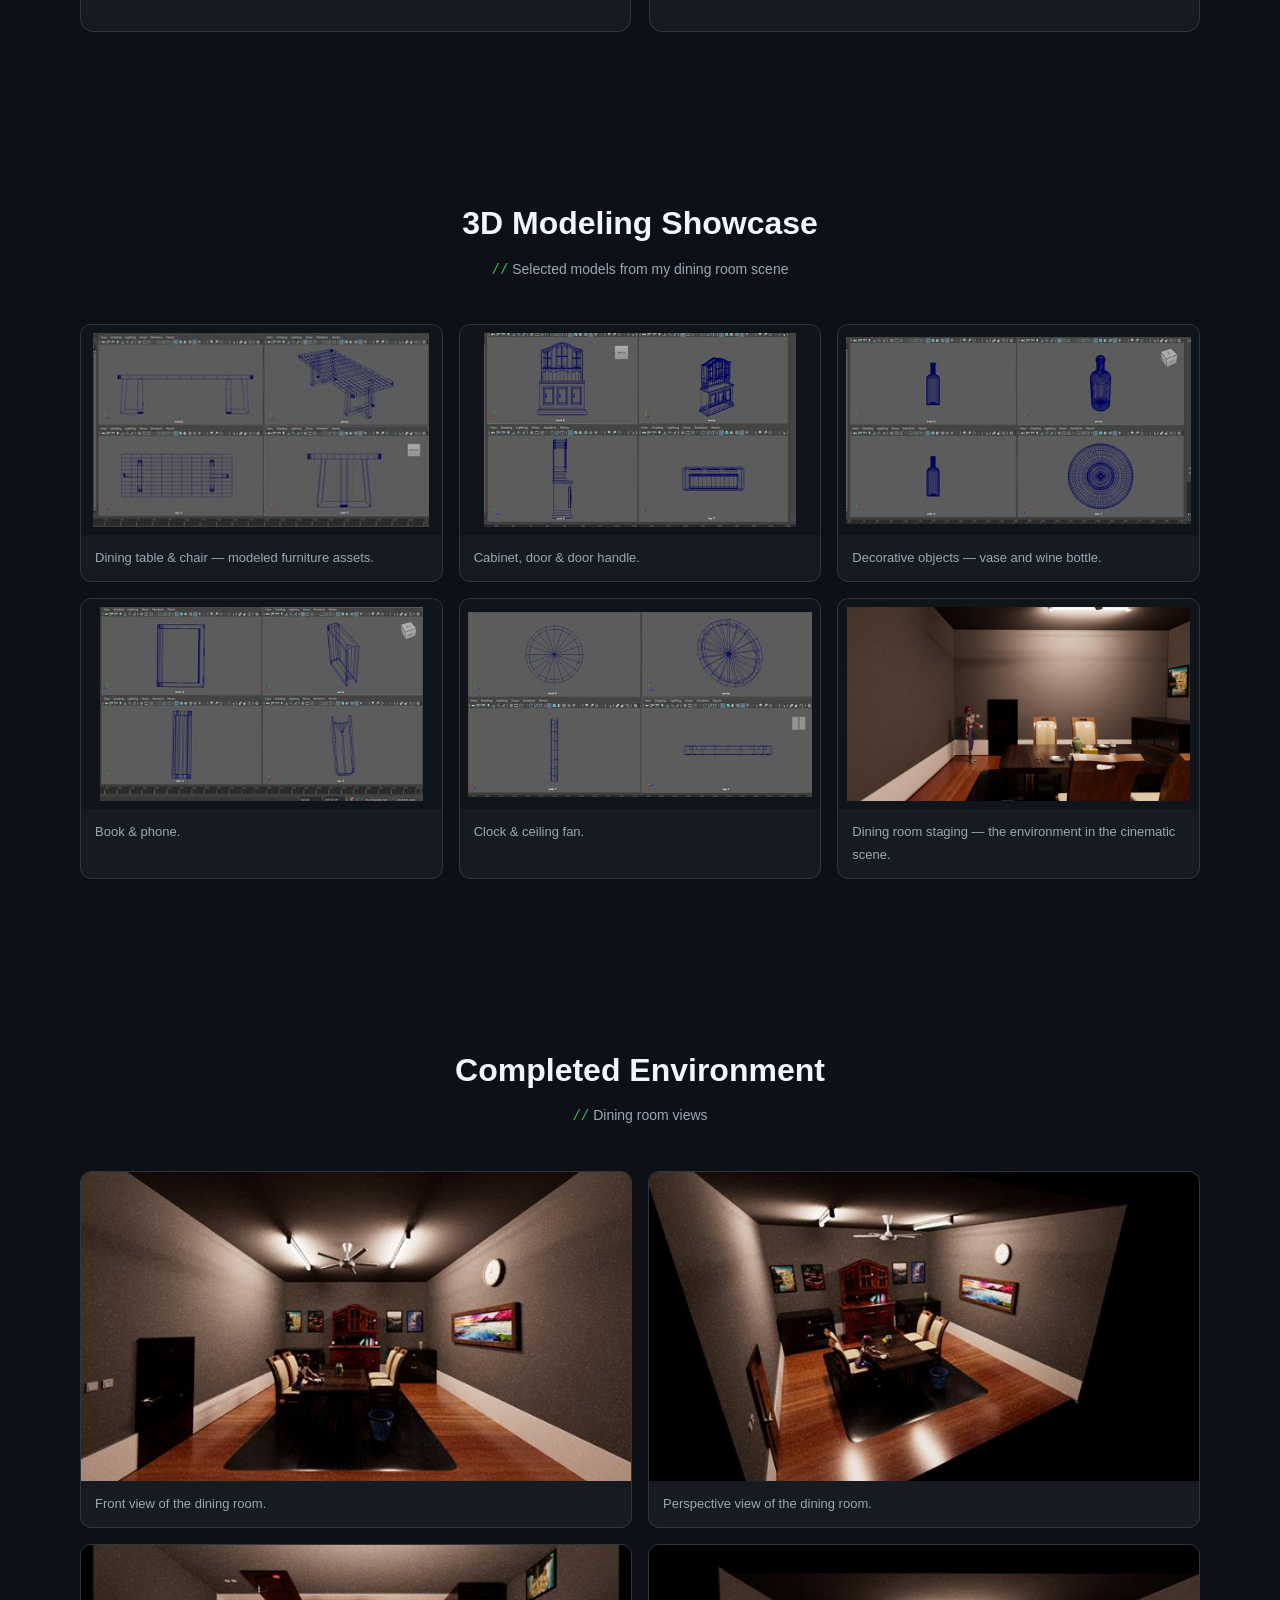
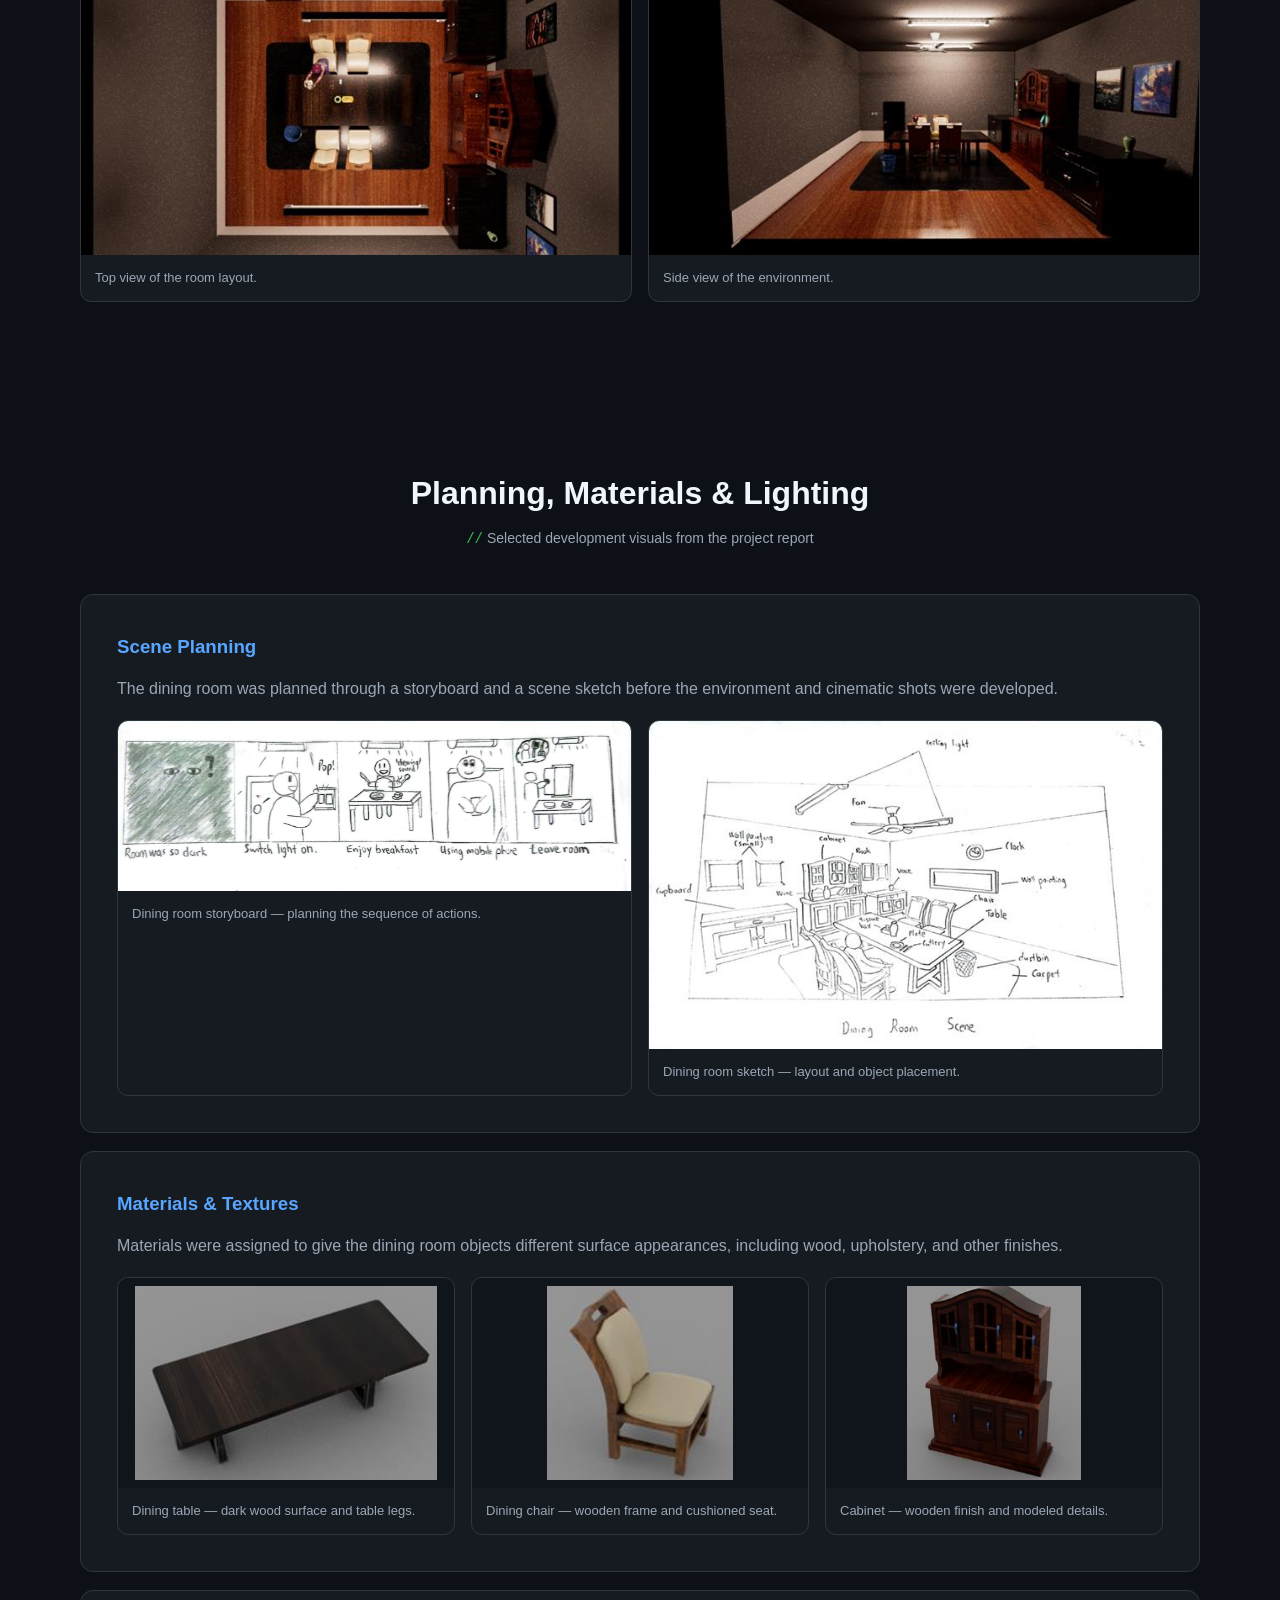
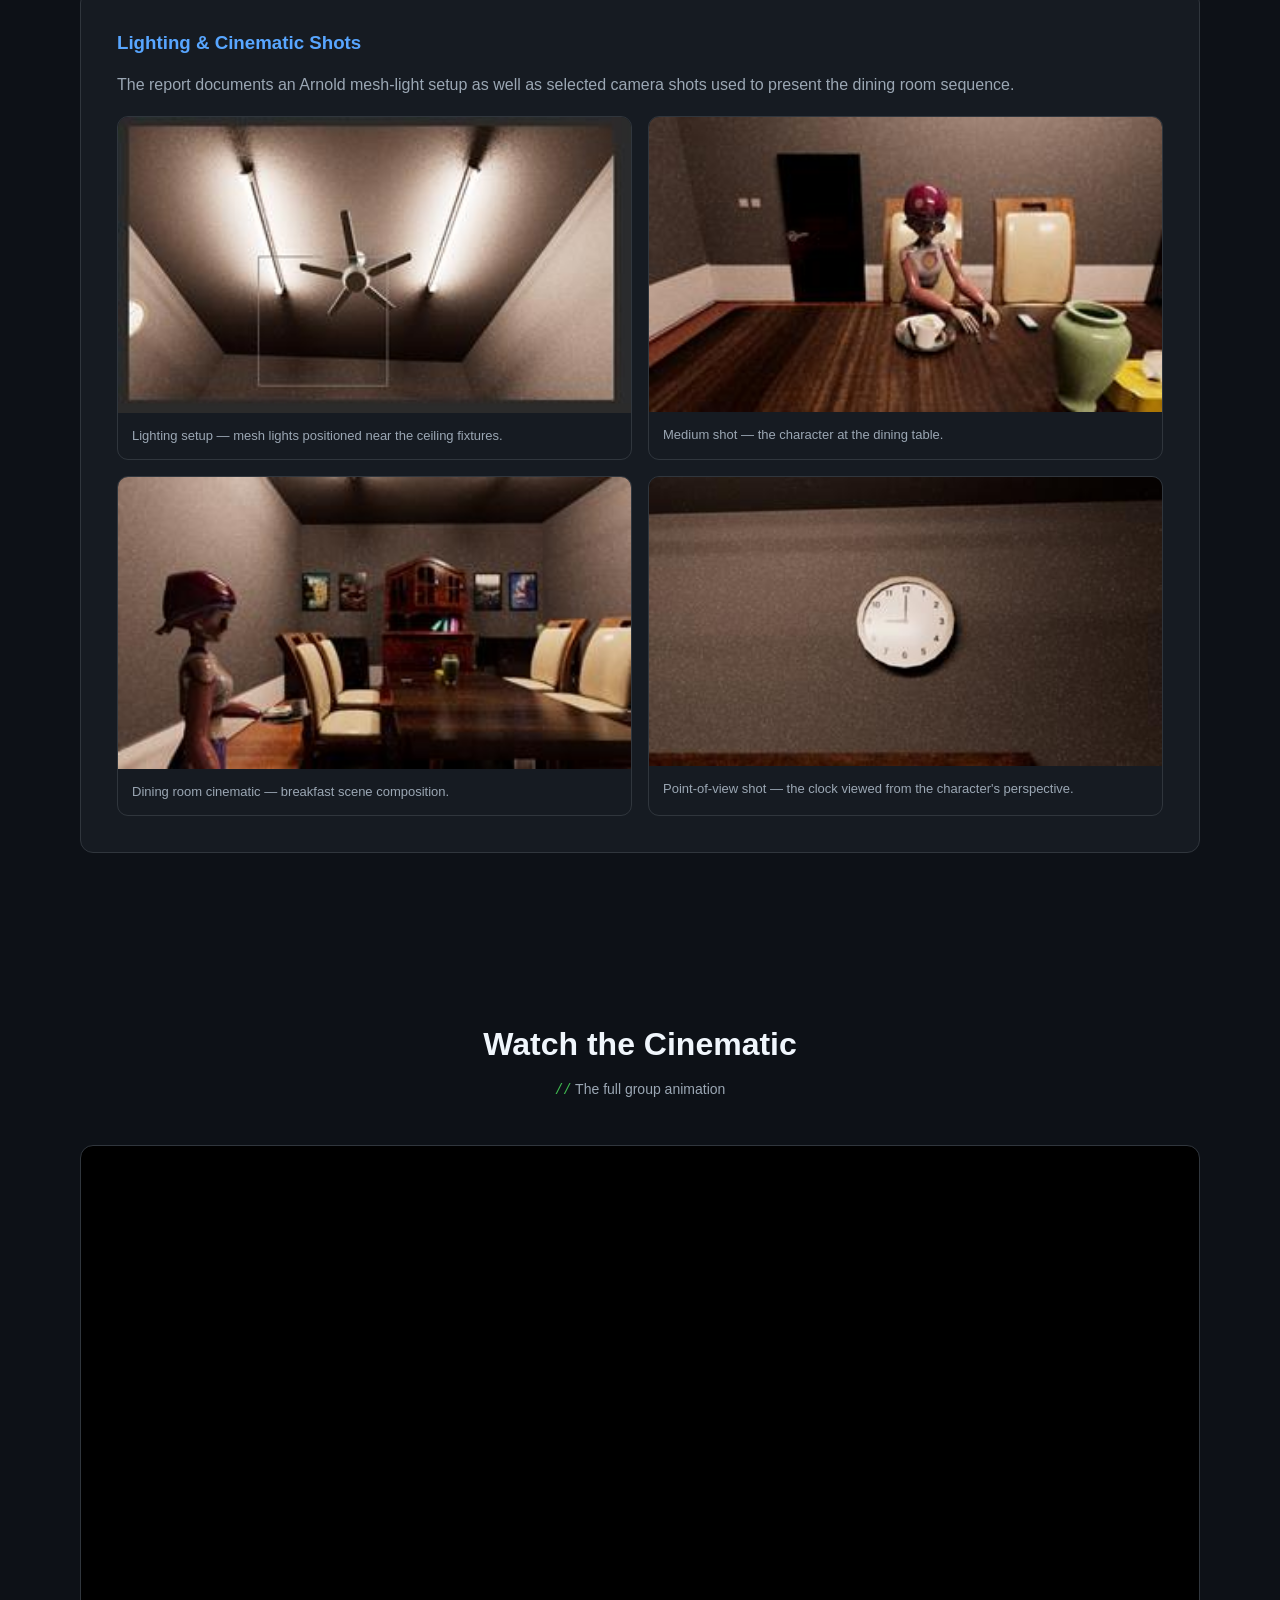
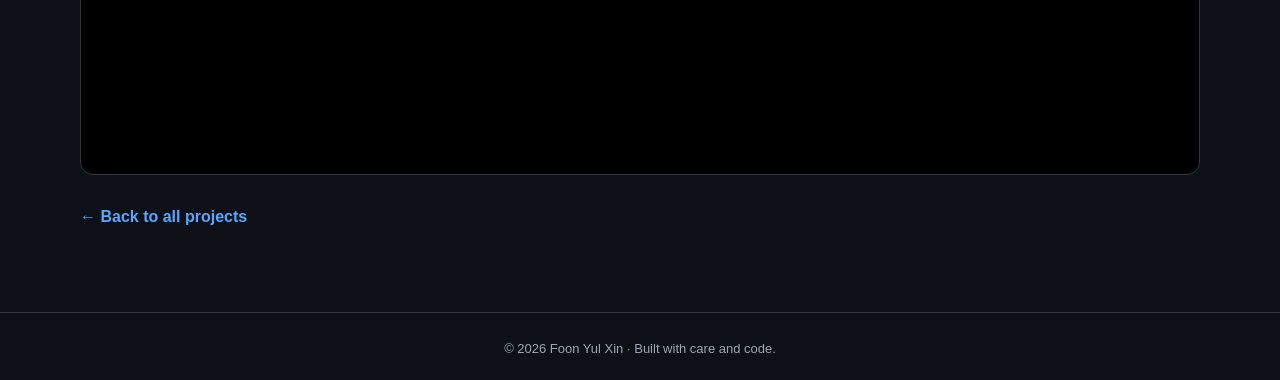
<file: maya.html>
<!DOCTYPE html>
<html lang="en">
<head>
  <meta charset="UTF-8">
  <meta name="viewport" content="width=device-width, initial-scale=1.0">
  <meta name="description" content="A 3D environment design and cinematic animation project created with Autodesk Maya. Foon's contribution focused on the dining room scene.">
  <meta name="theme-color" content="#0D1117">
  <title>The Importance of Cleanliness | Foon Yul Xin</title>
  <link rel="stylesheet" href="styles.css">
  <style>
    .project-hero { padding: 76px 0 52px; }
    .project-hero h1 { max-width: 900px; }
    .project-hero .lead { max-width: 780px; color: var(--muted); font-size: 17px; margin: 18px 0 24px; }
    .project-meta { display: flex; flex-wrap: wrap; gap: 9px; margin: 22px 0 28px; }
    .project-meta span { color: var(--muted); background: var(--card); border: 1px solid var(--border); padding: 7px 12px; border-radius: 7px; font-size: 13px; }
    .feature-image { display: block; width: 100%; max-height: 590px; object-fit: cover; border: 1px solid var(--border); border-radius: 14px; background: var(--card); }
    .content-panel { background: var(--card); border: 1px solid var(--border); border-radius: 13px; padding: clamp(22px, 4vw, 36px); }
    .content-panel p, .content-panel li { color: var(--muted); }
    .content-panel h3 { color: var(--blue); margin-bottom: 12px; }
    .contribution-grid { display: grid; grid-template-columns: repeat(2, minmax(0, 1fr)); gap: 18px; }
    .contribution-grid .content-panel { height: 100%; }
    .contribution-grid ul { padding-left: 20px; }
    .model-grid { display: grid; grid-template-columns: repeat(3, minmax(0, 1fr)); gap: 16px; }
    .model-card { overflow: hidden; background: var(--card); border: 1px solid var(--border); border-radius: 11px; }
    .model-card img { width: 100%; height: 210px; object-fit: contain; display: block; background: #10151c; padding: 8px; }
    .model-card p { padding: 12px 14px; color: var(--muted); font-size: 13px; }
    .scene-grid { display: grid; grid-template-columns: repeat(2, minmax(0, 1fr)); gap: 16px; }
    .scene-grid figure { margin: 0; background: var(--card); border: 1px solid var(--border); border-radius: 11px; overflow: hidden; }
    .scene-grid img { width: 100%; display: block; }
    .scene-grid figcaption { padding: 12px 14px; color: var(--muted); font-size: 13px; }
    .video-frame { position: relative; width: 100%; aspect-ratio: 16 / 9; overflow: hidden; border-radius: 13px; border: 1px solid var(--border); background: #000; }
    .video-frame iframe { position: absolute; inset: 0; width: 100%; height: 100%; border: 0; }
    .back-link { display: inline-flex; margin-top: 28px; text-decoration: none; font-weight: 700; }
    @media (max-width: 760px) { .contribution-grid, .model-grid, .scene-grid { grid-template-columns: 1fr; } .model-card img { height: auto; max-height: 280px; } .project-hero { padding-top: 52px; } }
  </style>
</head>
<body>
<header>
  <div class="wrap nav">
    <a class="logo" href="index.html">FOON<span>_</span>YUL<span>_</span>XIN</a>
    <nav aria-label="Project navigation">
      <a href="index.html#projects">← All Projects</a><a href="achievements.html">Achievements</a>
      <a href="#contribution">My Contribution</a>
      <a href="#gallery">Gallery</a>
      <a href="#process">Process</a>
      <a href="#cinematic">Cinematic</a>
    </nav>
  </div>
</header>
<main>
  <section class="project-hero">
    <div class="wrap">
      <div class="eyebrow"><span class="pulse"></span> 3D Modeling &amp; Cinematic Animation</div>
      <h1>The Importance of <span class="blue">Cleanliness</span></h1>
      <p class="lead">A university group project that tells a story through a 3D home environment and cinematic scenes. My individual focus was the dining room environment and its modeled objects.</p>
      <div class="project-meta">
        <span>Software: Autodesk Maya</span><span>Course: 3D Modelling and Animation (BCM3233)</span><span>Type: Group Project</span><span>My role: Dining Room Scene</span>
      </div>
      <img class="feature-image" src="assets/maya/maya-dining-perspective.jpeg" alt="Rendered perspective view of the dining room scene created for The Importance of Cleanliness">
    </div>
  </section>

  <section id="contribution">
    <div class="wrap">
      <div class="section-head"><h2>My Contribution</h2><p><span>//</span> Dining room environment design</p></div>
      <div class="contribution-grid">
        <div class="content-panel">
          <h3>Environment &amp; 3D Modeling</h3>
          <p>I worked on the dining room environment where the character has breakfast. My modeled assets included furniture, decorative objects, and other room details.</p>
          <ul>
            <li>Dining table and chairs</li>
            <li>Cabinet, door, and door handle</li>
            <li>Wall paintings and decorative objects</li>
            <li>Tabletop items such as cutlery, plates, a book, and a phone</li>
          </ul>
        </div>
        <div class="content-panel">
          <h3>Scene Setup &amp; Visuals</h3>
          <p>I also contributed to the presentation of the dining room scene through lighting, materials, scene composition, and camera views.</p>
          <ul>
            <li>Applied materials and textures to modeled objects</li>
            <li>Set up Arnold mesh lighting for the room</li>
            <li>Planned camera shots, including a medium shot and a point-of-view shot</li>
            <li>Helped stage the breakfast scene within the group's cinematic story</li>
          </ul>
        </div>
      </div>
    </div>
  </section>

  <section id="gallery">
    <div class="wrap">
      <div class="section-head"><h2>3D Modeling Showcase</h2><p><span>//</span> Selected models from my dining room scene</p></div>
      <div class="model-grid">
        <article class="model-card"><img src="assets/maya/maya-table-chair.jpeg" alt="Dining table and chair models shown in Maya's multi-view modeling workspace" loading="lazy"><p>Dining table &amp; chair — modeled furniture assets.</p></article>
        <article class="model-card"><img src="assets/maya/maya-cabinet-door.jpeg" alt="Cabinet and door models shown in Maya's multi-view workspace" loading="lazy"><p>Cabinet, door &amp; door handle.</p></article>
        <article class="model-card"><img src="assets/maya/maya-vase-wine.jpeg" alt="Vase and wine bottle models shown in Maya's multi-view workspace" loading="lazy"><p>Decorative objects — vase and wine bottle.</p></article>
        <article class="model-card"><img src="assets/maya/maya-book-phone.jpeg" alt="Book and phone models shown in Maya's multi-view workspace" loading="lazy"><p>Book &amp; phone.</p></article>
        <article class="model-card"><img src="assets/maya/maya-clock-fan.jpeg" alt="Clock and ceiling fan models shown in Maya's multi-view workspace" loading="lazy"><p>Clock &amp; ceiling fan.</p></article>
        <article class="model-card"><img src="assets/maya/maya-cinematic-staging.jpeg" alt="A frame from the dining room scene showing the character and breakfast table" loading="lazy"><p>Dining room staging — the environment in the cinematic scene.</p></article>
      </div>
    </div>
  </section>

  <section id="environment">
    <div class="wrap">
      <div class="section-head"><h2>Completed Environment</h2><p><span>//</span> Dining room views</p></div>
      <div class="scene-grid">
        <figure><img src="assets/maya/maya-dining-front.jpeg" alt="Front view of the completed dining room environment" loading="lazy"><figcaption>Front view of the dining room.</figcaption></figure>
        <figure><img src="assets/maya/maya-dining-perspective.jpeg" alt="Perspective view of the completed dining room environment" loading="lazy"><figcaption>Perspective view of the dining room.</figcaption></figure>
        <figure><img src="assets/maya/maya-dining-top.jpeg" alt="Top view of the completed dining room environment" loading="lazy"><figcaption>Top view of the room layout.</figcaption></figure>
        <figure><img src="assets/maya/maya-dining-side.jpeg" alt="Side view of the completed dining room environment" loading="lazy"><figcaption>Side view of the environment.</figcaption></figure>
      </div>
    </div>
  </section>


  <section id="process">
    <div class="wrap">
      <div class="section-head"><h2>Planning, Materials &amp; Lighting</h2><p><span>//</span> Selected development visuals from the project report</p></div>
      <div class="content-panel" style="margin-bottom:18px">
        <h3>Scene Planning</h3>
        <p>The dining room was planned through a storyboard and a scene sketch before the environment and cinematic shots were developed.</p>
        <div class="scene-grid" style="margin-top:18px">
          <figure><img src="assets/maya/maya-storyboard.jpeg" alt="Dining room storyboard from the project report" loading="lazy"><figcaption>Dining room storyboard — planning the sequence of actions.</figcaption></figure>
          <figure><img src="assets/maya/maya-sketch.jpeg" alt="Dining room environment sketch from the project report" loading="lazy"><figcaption>Dining room sketch — layout and object placement.</figcaption></figure>
        </div>
      </div>
      <div class="content-panel" style="margin-bottom:18px">
        <h3>Materials &amp; Textures</h3>
        <p>Materials were assigned to give the dining room objects different surface appearances, including wood, upholstery, and other finishes.</p>
        <div class="model-grid" style="margin-top:18px">
          <article class="model-card"><img src="assets/maya/maya-table-texture.jpeg" alt="Dining table model with dark wood material" loading="lazy"><p>Dining table — dark wood surface and table legs.</p></article>
          <article class="model-card"><img src="assets/maya/maya-chair-texture.jpeg" alt="Dining chair model with wooden frame and cushioned seat" loading="lazy"><p>Dining chair — wooden frame and cushioned seat.</p></article>
          <article class="model-card"><img src="assets/maya/maya-cabinet-texture.jpeg" alt="Cabinet model with wood finish" loading="lazy"><p>Cabinet — wooden finish and modeled details.</p></article>
        </div>
      </div>
      <div class="content-panel">
        <h3>Lighting &amp; Cinematic Shots</h3>
        <p>The report documents an Arnold mesh-light setup as well as selected camera shots used to present the dining room sequence.</p>
        <div class="scene-grid" style="margin-top:18px">
          <figure><img src="assets/maya/maya-lighting.jpeg" alt="Dining room ceiling lighting setup from the project report" loading="lazy"><figcaption>Lighting setup — mesh lights positioned near the ceiling fixtures.</figcaption></figure>
          <figure><img src="assets/maya/maya-cinematic-medium1.jpeg" alt="Cinematic frame showing the character at the dining table" loading="lazy"><figcaption>Medium shot — the character at the dining table.</figcaption></figure>
          <figure><img src="assets/maya/maya-cinematic-medium2.jpeg" alt="Cinematic frame showing the dining room and breakfast scene" loading="lazy"><figcaption>Dining room cinematic — breakfast scene composition.</figcaption></figure>
          <figure><img src="assets/maya/maya-cinematic-pov.jpeg" alt="Point of view cinematic frame showing a wall clock" loading="lazy"><figcaption>Point-of-view shot — the clock viewed from the character's perspective.</figcaption></figure>
        </div>
      </div>
    </div>
  </section>

  <section id="cinematic">
    <div class="wrap">
      <div class="section-head"><h2>Watch the Cinematic</h2><p><span>//</span> The full group animation</p></div>
      <div class="video-frame"><iframe src="https://www.youtube-nocookie.com/embed/kQCVLroa6oo" title="The Importance of Cleanliness — group cinematic animation" loading="lazy" allow="accelerometer; autoplay; clipboard-write; encrypted-media; gyroscope; picture-in-picture; web-share" referrerpolicy="strict-origin-when-cross-origin" allowfullscreen></iframe></div>
      <a class="back-link" href="index.html#projects">← Back to all projects</a>
    </div>
  </section>
</main>
<footer><p>© 2026 Foon Yul Xin <span>·</span> Built with care and code.</p></footer>
</body>
</html>
</file>
<file: styles.css>
:root {
      --bg: #0D1117; --card: #161B22; --panel: #21262D; --border: #30363D;
      --text: #F0F6FC; --muted: #9BA7B4; --blue: #58A6FF; --green: #3FB950;
      --blue-soft: rgba(88,166,255,.10); --green-soft: rgba(63,185,80,.10);
    }
    * { margin: 0; padding: 0; box-sizing: border-box; }
    html { scroll-behavior: smooth; scroll-padding-top: 90px; }
    body { font-family: Inter, "Segoe UI", Arial, sans-serif; background: var(--bg); color: var(--text); line-height: 1.7; }
    a { color: var(--blue); }
    a:focus-visible, button:focus-visible { outline: 2px solid var(--blue); outline-offset: 4px; }
    .wrap { width: min(1120px, 88%); margin: 0 auto; }
    header { position: sticky; top: 0; z-index: 20; background: rgba(13,17,23,.94); backdrop-filter: blur(12px); border-bottom: 1px solid var(--border); }
    .nav { min-height: 72px; display: flex; align-items: center; justify-content: space-between; gap: 24px; }
    .logo { color: var(--text); text-decoration: none; font-family: Consolas, monospace; font-weight: 800; letter-spacing: .4px; }
    .logo span { color: var(--green); }
    nav { display: flex; gap: 24px; flex-wrap: wrap; }
    nav a { text-decoration: none; color: var(--muted); font-size: 14px; }
    nav a:hover { color: var(--blue); }
    section { padding: 82px 0; }
    .hero { padding: 72px 0 90px; min-height: 650px; display: flex; align-items: center; }
    .hero-grid { display: grid; grid-template-columns: 1.4fr .8fr; gap: 55px; align-items: center; }
    .eyebrow { display: inline-flex; align-items: center; gap: 9px; color: var(--green); border: 1px solid rgba(63,185,80,.3); background: var(--green-soft); padding: 6px 12px; border-radius: 999px; font-size: 13px; margin-bottom: 22px; }
    .pulse { width: 8px; height: 8px; border-radius: 50%; background: var(--green); }
    h1 { font-size: clamp(38px, 6vw, 64px); line-height: 1.12; letter-spacing: -1.8px; margin-bottom: 18px; }
    h1 .blue { color: var(--blue); }
    .role-line { font: 600 clamp(18px, 2.4vw, 24px) Consolas, monospace; color: var(--green); min-height: 38px; margin-bottom: 18px; }
    .cursor { display: inline-block; width: 9px; height: 1.1em; background: var(--green); vertical-align: -3px; margin-left: 4px; animation: blink 1s steps(2, start) infinite; }
    @keyframes blink { to { visibility: hidden; } }
    .intro { color: var(--muted); max-width: 620px; font-size: 17px; margin-bottom: 28px; }
    .actions { display: flex; flex-wrap: wrap; gap: 12px; }
    .btn { display: inline-flex; align-items: center; justify-content: center; padding: 11px 19px; border-radius: 8px; border: 1px solid var(--blue); background: var(--blue); color: #08111D; text-decoration: none; font-weight: 700; font-size: 14px; transition: transform .2s, background .2s; }
    .btn:hover { transform: translateY(-3px); background: #79C0FF; }
    .btn.secondary { background: transparent; color: var(--blue); }
    .btn.secondary:hover { background: var(--blue-soft); }
    .portrait-wrap { justify-self: center; position: relative; width: min(100%, 300px); }
    .portrait-frame { border: 1px solid var(--border); background: var(--card); border-radius: 22px; padding: 10px; box-shadow: 0 20px 70px rgba(0,0,0,.3); }
    .portrait { display: block; width: 100%; height: 420px; object-fit: cover; object-position: center 25%; border-radius: 15px; }
    .portrait-caption { position: absolute; bottom: 25px; left: -35px; background: var(--panel); border: 1px solid var(--border); border-radius: 10px; padding: 10px 14px; color: var(--green); font: 13px Consolas, monospace; }
    .section-head { text-align: center; margin-bottom: 42px; }
    .section-head h2 { font-size: 32px; margin-bottom: 7px; }
    .section-head p { color: var(--muted); font-size: 14px; }
    .section-head span { color: var(--green); font-family: Consolas, monospace; }
    .about-box { max-width: 820px; margin: auto; text-align: center; color: var(--muted); font-size: 16px; }
    .skills { display: flex; flex-wrap: wrap; justify-content: center; gap: 12px; }
    .skill { background: var(--card); border: 1px solid var(--border); border-radius: 8px; padding: 9px 15px; font-size: 14px; }
    .skill::before { content: "› "; color: var(--green); font-family: Consolas, monospace; font-weight: bold; }
    .skill:hover { border-color: var(--blue); }
    .projects { display: grid; grid-template-columns: repeat(2, minmax(0,1fr)); gap: 22px; }
    .project { background: var(--card); border: 1px solid var(--border); border-radius: 13px; overflow: hidden; display: flex; flex-direction: column; transition: transform .25s, border-color .25s; }
    .project:hover { transform: translateY(-5px); border-color: var(--blue); }
    .gallery { display: grid; grid-template-columns: 1fr 1fr; gap: 3px; background: var(--border); }
    .gallery img { width: 100%; height: 175px; object-fit: cover; display: block; background: var(--panel); }
    .gallery.single img { grid-column: 1 / -1; height: 230px; object-fit: contain; }
    .gallery img.logo-shot { object-fit: contain; padding: 14px; background: #050505; }
    .project-body { padding: 23px; display: flex; flex-direction: column; flex: 1; }
    .project-top { display: flex; align-items: center; justify-content: space-between; gap: 12px; margin-bottom: 12px; }
    .project h3 { font-size: 20px; color: var(--blue); }
    .badge { font-size: 11px; white-space: nowrap; padding: 4px 9px; border-radius: 99px; }
    .done { color: var(--green); background: var(--green-soft); border: 1px solid rgba(63,185,80,.3); }
    .planned { color: var(--muted); background: var(--panel); border: 1px solid var(--border); }
    .project p { color: var(--muted); font-size: 14px; margin-bottom: 17px; }
    .tags { display: flex; flex-wrap: wrap; gap: 7px; margin-bottom: 22px; }
    .tags span { color: var(--blue); background: var(--blue-soft); border: 1px solid rgba(88,166,255,.2); padding: 3px 8px; border-radius: 5px; font-size: 11px; }
    .project-link { margin-top: auto; text-decoration: none; font-size: 14px; font-weight: 700; }
    .project-link:hover { color: #79C0FF; }
    .timeline { max-width: 820px; margin: auto; position: relative; }
    .timeline::before { content: ""; position: absolute; left: 12px; top: 10px; bottom: 10px; width: 2px; background: var(--border); }
    .timeline-item { position: relative; padding: 0 0 30px 42px; }
    .timeline-item:last-child { padding-bottom: 0; }
    .timeline-dot { position: absolute; left: 4px; top: 7px; width: 18px; height: 18px; background: var(--bg); border: 3px solid var(--green); border-radius: 50%; }
    .timeline-card { background: var(--card); border: 1px solid var(--border); border-radius: 10px; padding: 20px 22px; }
    .timeline-date { color: var(--green); font: 13px Consolas, monospace; margin-bottom: 5px; }
    .timeline-card h3 { font-size: 18px; margin-bottom: 4px; }
    .timeline-card .place { color: var(--blue); font-size: 14px; margin-bottom: 8px; }
    .timeline-card p { color: var(--muted); font-size: 14px; }
    .contact-card { max-width: 720px; margin: auto; padding: 32px; background: var(--card); border: 1px solid var(--border); border-radius: 13px; text-align: center; }
    .contact-card > p { color: var(--muted); margin-bottom: 22px; }
    .contact-list { display: grid; gap: 13px; margin-bottom: 28px; }
    .contact-list a { text-decoration: none; overflow-wrap: anywhere; }
    .contact-list a:hover { color: #79C0FF; }
    .contact-label { color: var(--muted); margin-right: 8px; }
    footer { border-top: 1px solid var(--border); text-align: center; color: var(--muted); padding: 25px; font-size: 13px; }
    footer span { color: var(--green); }
    #topBtn { position: fixed; right: 22px; bottom: 22px; width: 44px; height: 44px; border-radius: 10px; border: 1px solid var(--border); background: var(--panel); color: var(--blue); font-size: 21px; cursor: pointer; display: none; z-index: 15; }
    #topBtn.show { display: block; }
    @media (max-width: 760px) {
      .nav { padding: 15px 0; flex-direction: column; }
      nav { justify-content: center; gap: 15px; }
      .hero { min-height: 0; padding: 55px 0 70px; }
      .hero-grid { grid-template-columns: 1fr; gap: 35px; text-align: center; }
      .intro { margin-left: auto; margin-right: auto; }
      .actions { justify-content: center; }
      .portrait-wrap { width: min(70%, 290px); }
      .portrait { height: 360px; }
      .portrait-caption { left: -20px; }
      section { padding: 62px 0; }
      .projects { grid-template-columns: 1fr; }
    }
    @media (max-width: 480px) {
      .wrap { width: 90%; }
      h1 { letter-spacing: -1px; }
      .section-head h2 { font-size: 28px; }
      .gallery img { height: 125px; }
      .gallery.single img { height: 185px; }
      .project-body, .contact-card { padding: 20px; }
    }
    @media (prefers-reduced-motion: reduce) {
      html { scroll-behavior: auto; }
      *, *::before, *::after { animation-duration: .01ms !important; transition-duration: .01ms !important; }
    }


/* Small reusable text styles */
.code-keyword { color: var(--blue); }
.demo-link { margin-top: 12px; }


/* Game-istry project links */
.project-links { display: flex; align-items: center; flex-wrap: wrap; gap: 50px; }
.project-links .project-link { margin-top: 0; }
@media (max-width: 600px) { .project-links { gap: 15px; } }


/* Achievements and certificates */
.achievement-preview-grid { display:grid; grid-template-columns:repeat(3,minmax(0,1fr)); gap:16px; }
.achievement-preview-card { display:flex; align-items:center; gap:15px; padding:22px; border:1px solid var(--border); border-radius:12px; background:var(--card); }
.achievement-icon { font-size:28px; }
.achievement-preview-card h3 { font-size:16px; color:var(--blue); margin-bottom:4px; }
.achievement-preview-card p { color:var(--muted); font-size:13px; }
.achievement-preview-action { margin-top:24px; text-align:center; }
.achievement-hero { padding:72px 0 38px; }
.achievement-hero .lead { max-width:760px; margin-top:15px; color:var(--muted); font-size:17px; }
.achievement-category { padding-top:34px; }
.certificate-grid { display:grid; grid-template-columns:repeat(3,minmax(0,1fr)); gap:20px; }
.certificate-card { display:flex; flex-direction:column; overflow:hidden; background:var(--card); border:1px solid var(--border); border-radius:13px; }
.certificate-preview { display:flex; align-items:center; justify-content:center; min-height:230px; padding:15px; background:#0b0f14; border-bottom:1px solid var(--border); }
.certificate-preview img { display:block; max-width:100%; width:100%; height:235px; object-fit:contain; }
.certificate-body { display:flex; flex-direction:column; flex:1; padding:21px; }
.certificate-kicker { color:var(--green); font:12px Consolas,monospace; letter-spacing:.3px; margin-bottom:7px; text-transform:uppercase; }
.certificate-body h3 { color:var(--blue); font-size:18px; line-height:1.4; margin-bottom:9px; }
.certificate-body p { color:var(--muted); font-size:14px; margin-bottom:17px; }
.certificate-actions { margin-top:auto; display:flex; flex-wrap:wrap; gap:12px; }
.certificate-actions a { font-weight:700; text-decoration:none; font-size:14px; }
.achievement-note { margin-top:22px; padding:18px 20px; border:1px solid rgba(63,185,80,.25); background:var(--green-soft); color:var(--muted); border-radius:10px; font-size:14px; }
@media (max-width:900px) { .certificate-grid { grid-template-columns:repeat(2,minmax(0,1fr)); } .achievement-preview-grid { grid-template-columns:1fr; } }
@media (max-width:600px) { .certificate-grid { grid-template-columns:1fr; } .certificate-preview { min-height:190px; } .certificate-preview img { height:210px; } .achievement-hero { padding-top:50px; } }
</file>
